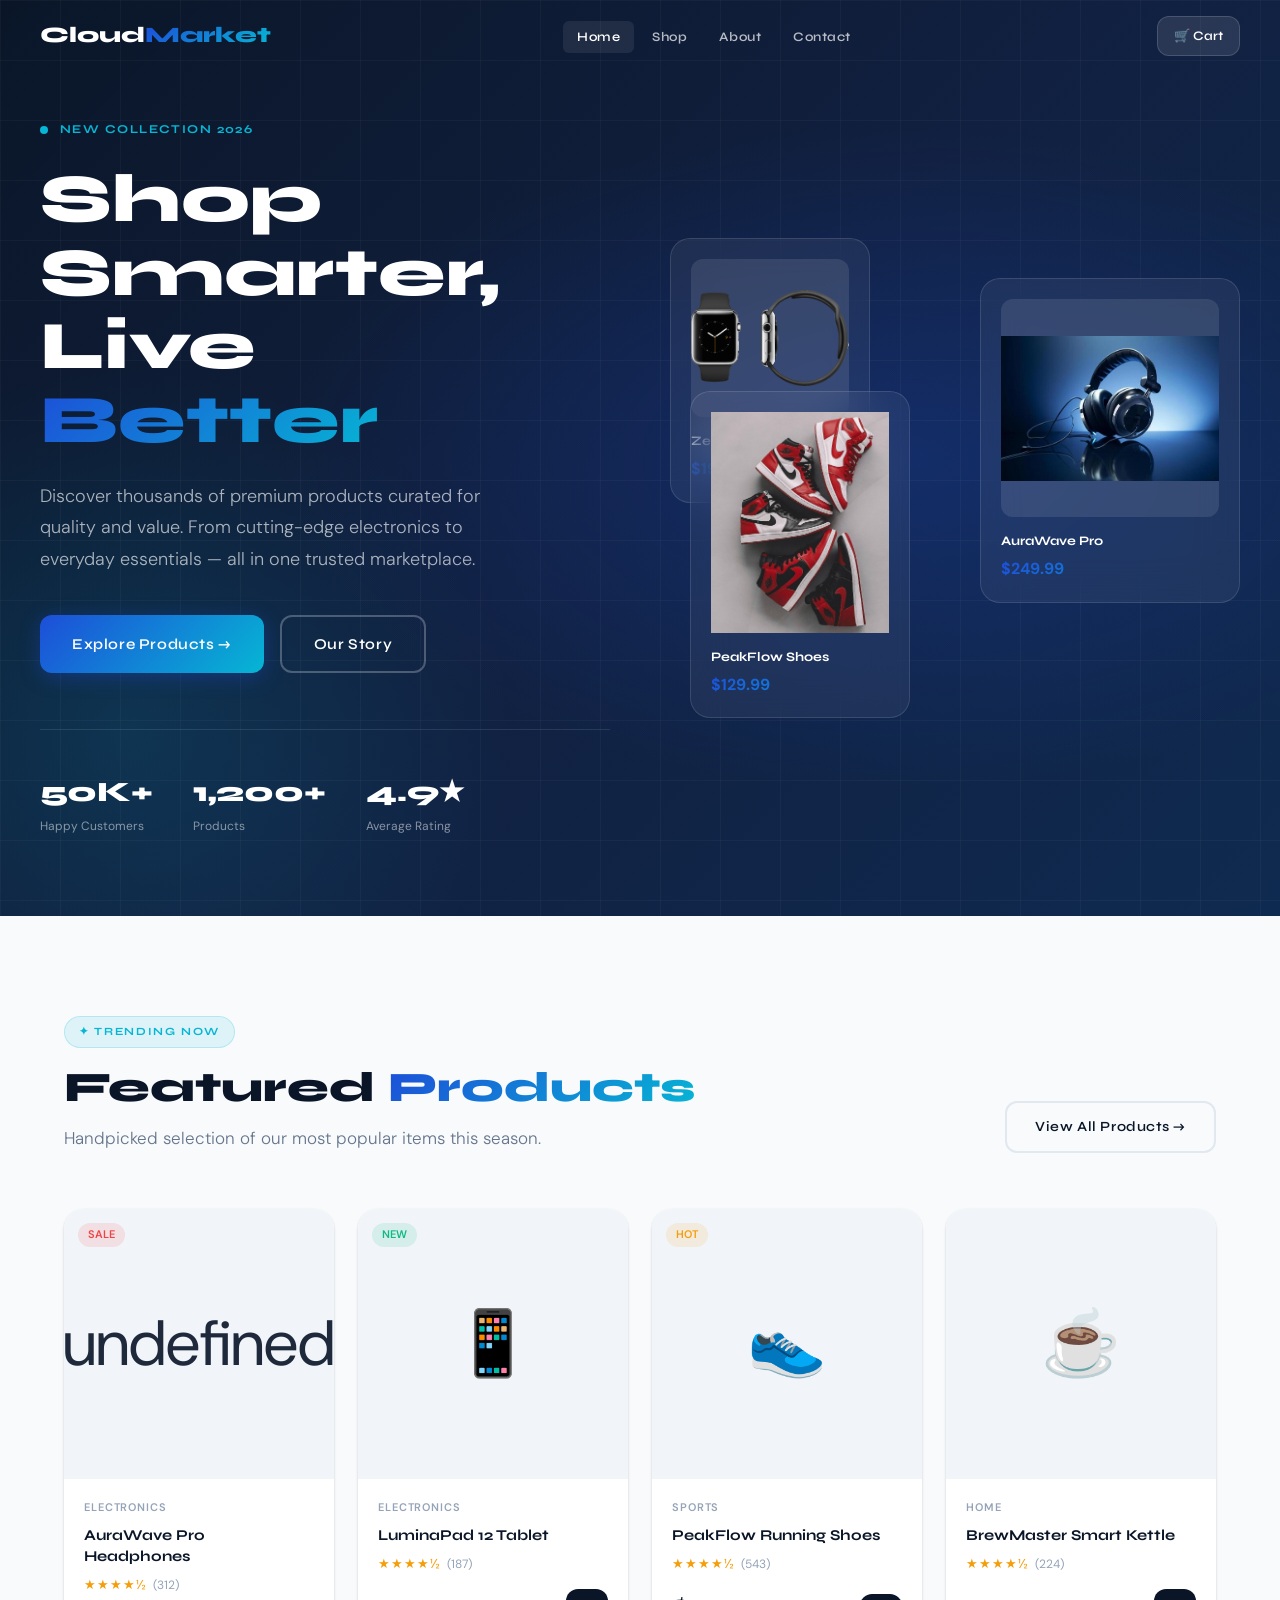
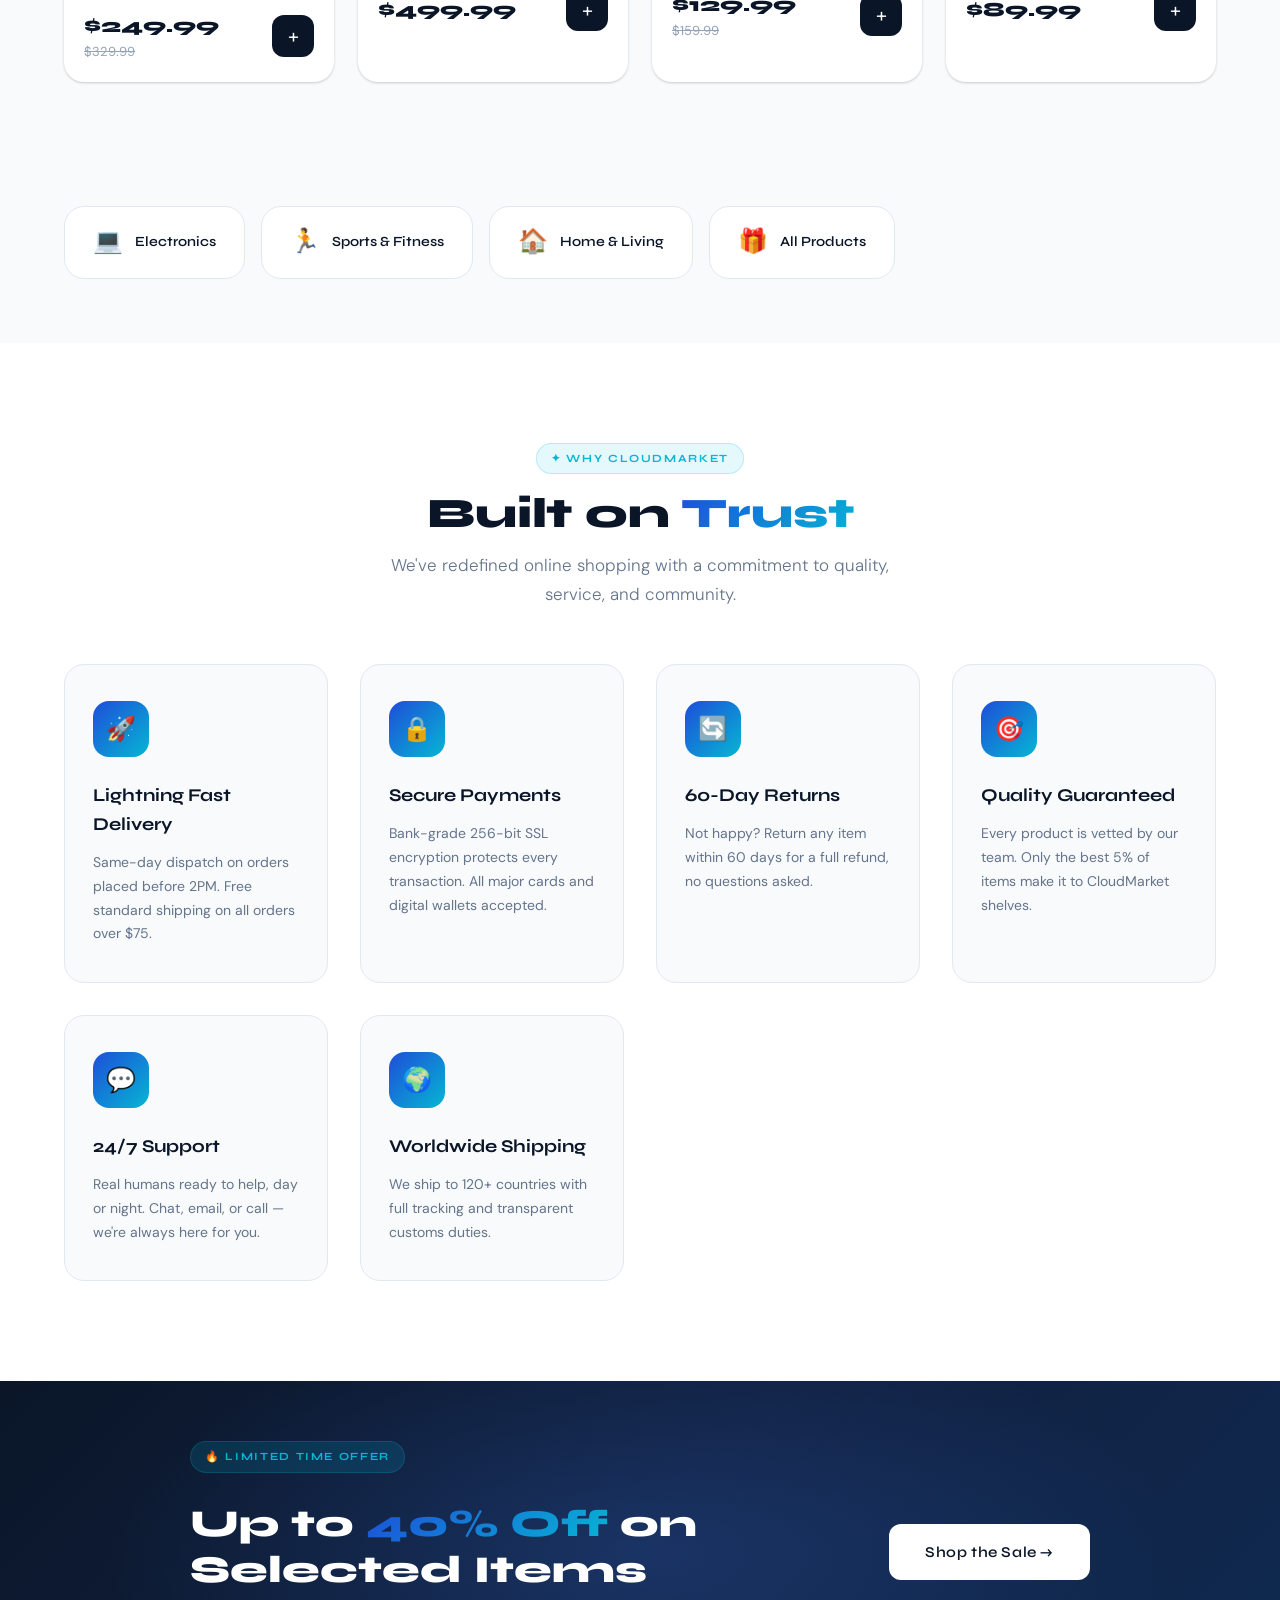
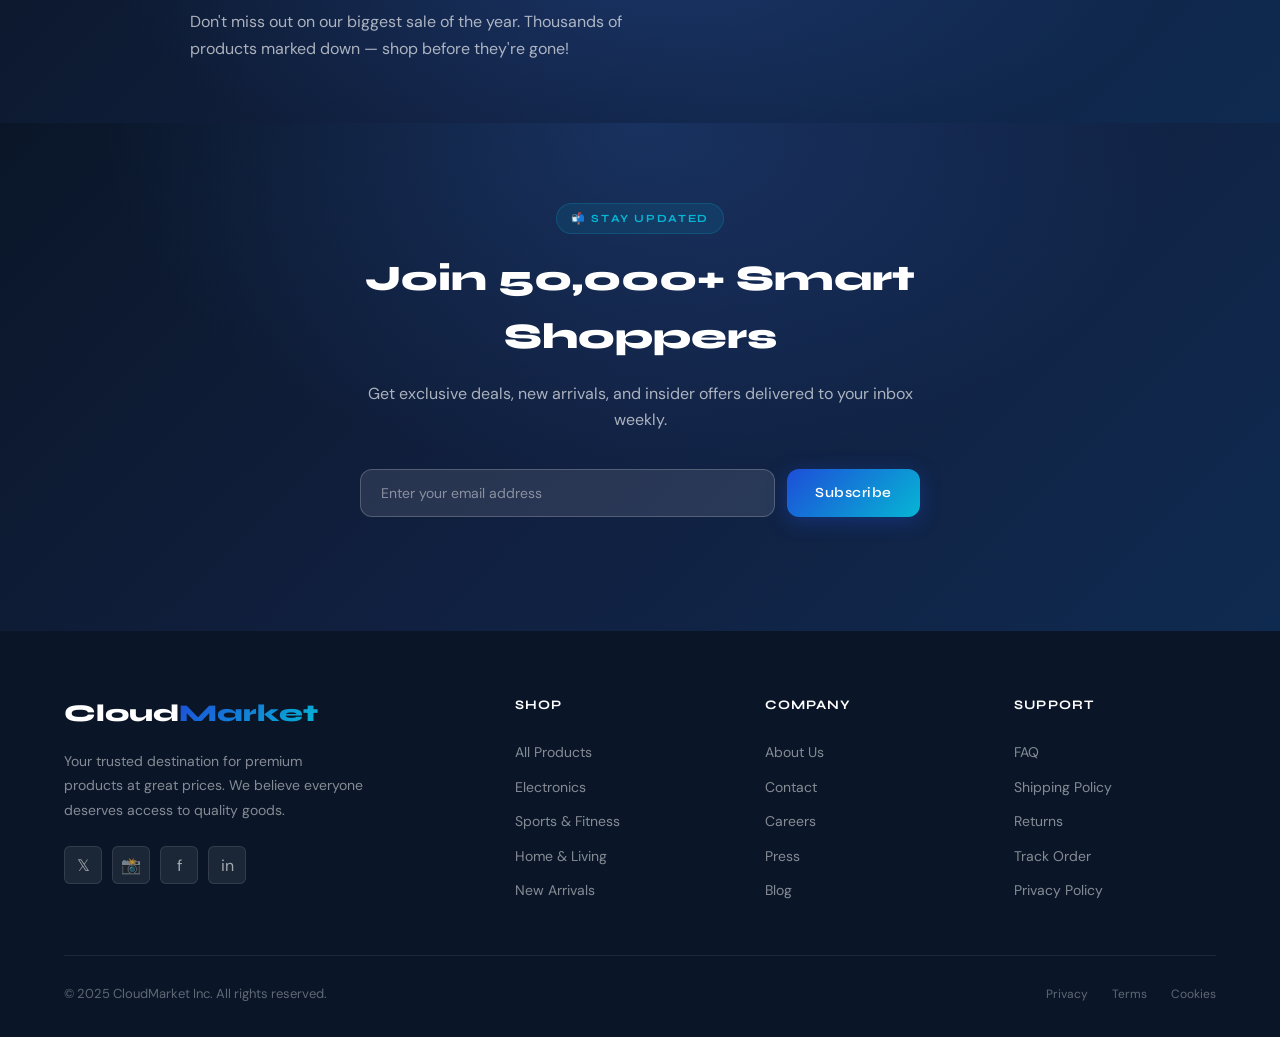
<file: index.html>
<!DOCTYPE html>
<html lang="en">
<head>
  <meta charset="UTF-8" />
  <meta name="viewport" content="width=device-width, initial-scale=1.0" />
  <title>CloudMarket – Premium Products, Delivered</title>
  <meta name="description" content="CloudMarket is your destination for premium electronics, sports gear, and home essentials. Shop the best deals online." />
  <link rel="stylesheet" href="style.css" />
</head>
<body>

  <!-- Loader -->
  <div id="loader">
    <div class="loader-content">
      <div class="loader-logo">Cloud<span>Market</span></div>
      <div class="loader-bar"><div class="loader-bar-fill"></div></div>
    </div>
  </div>

  <!-- Navbar -->
  <nav class="navbar" id="navbar">
    <div class="navbar-inner">
      <a href="index.html" class="nav-logo">Cloud<span>Market</span></a>
      <ul class="nav-links">
        <li><a href="index.html" class="active">Home</a></li>
        <li><a href="shop.html">Shop</a></li>
        <li><a href="about.html">About</a></li>
        <li><a href="contact.html">Contact</a></li>
      </ul>
      <div class="nav-actions">
        <a href="cart.html" class="nav-cart-btn">
          🛒 Cart <span class="cart-count" style="display:none">0</span>
        </a>
        <button class="nav-hamburger" id="nav-hamburger" aria-label="Menu">
          <span></span><span></span><span></span>
        </button>
      </div>
    </div>
  </nav>

  <!-- Mobile Menu -->
  <div class="mobile-menu" id="mobile-menu">
    <a href="index.html">Home</a>
    <a href="shop.html">Shop</a>
    <a href="about.html">About</a>
    <a href="contact.html">Contact</a>
    <a href="cart.html" class="btn btn-primary">🛒 Cart <span class="cart-count" style="display:none">0</span></a>
  </div>

  <!-- HERO -->
  <section class="hero">
    <div class="hero-grid"></div>
    <div class="hero-container">
      <div class="hero-content">
        <div class="hero-eyebrow">
          <div class="hero-eyebrow-dot"></div>
          <span class="hero-eyebrow-text">New Collection 2026</span>
        </div>
        <h1 class="hero-title">
          Shop Smarter,<br>
          Live <span class="accent">Better</span>
        </h1>
        <p class="hero-desc">
          Discover thousands of premium products curated for quality and value. From cutting-edge electronics to everyday essentials — all in one trusted marketplace.
        </p>
        <div class="hero-actions">
          <a href="shop.html" class="btn btn-primary" style="font-size:15px; padding:15px 32px">
            Explore Products →
          </a>
          <a href="about.html" class="btn btn-outline" style="color:#fff; border-color:rgba(255,255,255,0.25); font-size:15px; padding:15px 32px">
            Our Story
          </a>
        </div>
        <div class="hero-stats">
          <div>
            <div class="hero-stat-num">50K+</div>
            <div class="hero-stat-label">Happy Customers</div>
          </div>
          <div>
            <div class="hero-stat-num">1,200+</div>
            <div class="hero-stat-label">Products</div>
          </div>
          <div>
            <div class="hero-stat-num">4.9★</div>
            <div class="hero-stat-label">Average Rating</div>
          </div>
        </div>
      </div>
      <div class="hero-visual">
        <div class="hero-card-stack">
          <div class="hero-product-card hero-card-side1">
            <div class="hero-card-img"><img src="/images/Apple-Watch-PNG-Image.png" alt=""></div>
            <div class="hero-card-label">ZenFrame Watch</div>
            <div class="hero-card-price">$199.99</div>
          </div>
          <div class="hero-product-card hero-card-main">
            <div class="hero-card-img"><img src="images/headphones-background-illustration-ai-generative-free-photo.jpg" alt=""></div>
            <div class="hero-card-label">AuraWave Pro</div>
            <div class="hero-card-price">$249.99</div>
          </div>
          <div class="hero-product-card hero-card-side2">
            <div class="hero-card-img"><img src="images/air-jordan.jpg" alt=""></div>
            <div class="hero-card-label">PeakFlow Shoes</div>
            <div class="hero-card-price">$129.99</div>
          </div>
        </div>
      </div>
    </div>
  </section>

  <!-- FEATURED PRODUCTS -->
  <section class="featured">
    <div class="container">
      <div class="section-header">
        <div>
          <div class="section-tag">✦ Trending Now</div>
          <h2 class="section-title">Featured <span>Products</span></h2>
          <p class="section-subtitle" style="margin-top:12px">Handpicked selection of our most popular items this season.</p>
        </div>
        <a href="shop.html" class="btn btn-outline">View All Products →</a>
      </div>
      <!-- Products rendered by JS -->
      <div class="products-grid" id="featured-products">
        <!-- Skeleton placeholders shown while loading -->
      </div>
    </div>
  </section>

  <!-- CATEGORIES STRIP -->
  <section style="padding: 20px 0 60px; background: var(--off-white);">
    <div class="container">
      <div style="display:flex; gap:16px; overflow-x:auto; padding:4px 0; scrollbar-width:none;">
        <a href="shop.html?cat=electronics" style="flex-shrink:0; display:flex; align-items:center; gap:12px; background:var(--white); border:1px solid var(--gray-200); border-radius:var(--radius-lg); padding:16px 28px; transition:var(--transition); text-decoration:none; color:var(--navy); font-family:var(--font-display); font-size:14px; font-weight:600;"
          onmouseover="this.style.borderColor='var(--blue)'; this.style.transform='translateY(-3px)'; this.style.boxShadow='var(--shadow-md)'"
          onmouseout="this.style.borderColor='var(--gray-200)'; this.style.transform=''; this.style.boxShadow=''">
          <span style="font-size:24px">💻</span> Electronics
        </a>
        <a href="shop.html?cat=sports" style="flex-shrink:0; display:flex; align-items:center; gap:12px; background:var(--white); border:1px solid var(--gray-200); border-radius:var(--radius-lg); padding:16px 28px; transition:var(--transition); text-decoration:none; color:var(--navy); font-family:var(--font-display); font-size:14px; font-weight:600;"
          onmouseover="this.style.borderColor='var(--blue)'; this.style.transform='translateY(-3px)'; this.style.boxShadow='var(--shadow-md)'"
          onmouseout="this.style.borderColor='var(--gray-200)'; this.style.transform=''; this.style.boxShadow=''">
          <span style="font-size:24px">🏃</span> Sports & Fitness
        </a>
        <a href="shop.html?cat=home" style="flex-shrink:0; display:flex; align-items:center; gap:12px; background:var(--white); border:1px solid var(--gray-200); border-radius:var(--radius-lg); padding:16px 28px; transition:var(--transition); text-decoration:none; color:var(--navy); font-family:var(--font-display); font-size:14px; font-weight:600;"
          onmouseover="this.style.borderColor='var(--blue)'; this.style.transform='translateY(-3px)'; this.style.boxShadow='var(--shadow-md)'"
          onmouseout="this.style.borderColor='var(--gray-200)'; this.style.transform=''; this.style.boxShadow=''">
          <span style="font-size:24px">🏠</span> Home & Living
        </a>
        <a href="shop.html" style="flex-shrink:0; display:flex; align-items:center; gap:12px; background:var(--white); border:1px solid var(--gray-200); border-radius:var(--radius-lg); padding:16px 28px; transition:var(--transition); text-decoration:none; color:var(--navy); font-family:var(--font-display); font-size:14px; font-weight:600;"
          onmouseover="this.style.borderColor='var(--blue)'; this.style.transform='translateY(-3px)'; this.style.boxShadow='var(--shadow-md)'"
          onmouseout="this.style.borderColor='var(--gray-200)'; this.style.transform=''; this.style.boxShadow=''">
          <span style="font-size:24px">🎁</span> All Products
        </a>
      </div>
    </div>
  </section>

  <!-- BENEFITS -->
  <section class="benefits">
    <div class="container">
      <div style="text-align:center; max-width:560px; margin:0 auto 56px;">
        <div class="section-tag">✦ Why CloudMarket</div>
        <h2 class="section-title">Built on <span>Trust</span></h2>
        <p class="section-subtitle" style="margin:12px auto 0">We've redefined online shopping with a commitment to quality, service, and community.</p>
      </div>
      <div class="benefits-grid">
        <div class="benefit-card reveal">
          <div class="benefit-icon">🚀</div>
          <div class="benefit-title">Lightning Fast Delivery</div>
          <p class="benefit-desc">Same-day dispatch on orders placed before 2PM. Free standard shipping on all orders over $75.</p>
        </div>
        <div class="benefit-card reveal reveal-delay-1">
          <div class="benefit-icon">🔒</div>
          <div class="benefit-title">Secure Payments</div>
          <p class="benefit-desc">Bank-grade 256-bit SSL encryption protects every transaction. All major cards and digital wallets accepted.</p>
        </div>
        <div class="benefit-card reveal reveal-delay-2">
          <div class="benefit-icon">🔄</div>
          <div class="benefit-title">60-Day Returns</div>
          <p class="benefit-desc">Not happy? Return any item within 60 days for a full refund, no questions asked.</p>
        </div>
        <div class="benefit-card reveal reveal-delay-3">
          <div class="benefit-icon">🎯</div>
          <div class="benefit-title">Quality Guaranteed</div>
          <p class="benefit-desc">Every product is vetted by our team. Only the best 5% of items make it to CloudMarket shelves.</p>
        </div>
        <div class="benefit-card reveal">
          <div class="benefit-icon">💬</div>
          <div class="benefit-title">24/7 Support</div>
          <p class="benefit-desc">Real humans ready to help, day or night. Chat, email, or call — we're always here for you.</p>
        </div>
        <div class="benefit-card reveal reveal-delay-1">
          <div class="benefit-icon">🌍</div>
          <div class="benefit-title">Worldwide Shipping</div>
          <p class="benefit-desc">We ship to 120+ countries with full tracking and transparent customs duties.</p>
        </div>
      </div>
    </div>
  </section>

  <!-- PROMO BANNER -->
  <section style="padding: 60px 24px; background: var(--gradient); position:relative; overflow:hidden;">
    <div style="position:absolute; inset:0; background: radial-gradient(ellipse 60% 100% at 50% 50%, rgba(59,130,246,0.2) 0%, transparent 70%);"></div>
    <div style="max-width:900px; margin:0 auto; display:grid; grid-template-columns:1fr auto; gap:40px; align-items:center; position:relative; z-index:1;" class="reveal">
      <div>
        <div class="section-tag" style="background:rgba(6,182,212,0.15);">🔥 Limited Time Offer</div>
        <h2 style="font-family:var(--font-display); font-size:clamp(24px,3.5vw,38px); font-weight:800; color:var(--white); margin:12px 0 16px; line-height:1.2;">
          Up to <span style="background:var(--gradient-accent); -webkit-background-clip:text; -webkit-text-fill-color:transparent; background-clip:text;">40% Off</span> on Selected Items
        </h2>
        <p style="color:rgba(255,255,255,0.65); font-size:16px; max-width:460px; line-height:1.7;">
          Don't miss out on our biggest sale of the year. Thousands of products marked down — shop before they're gone!
        </p>
      </div>
      <div>
        <a href="shop.html" class="btn btn-white" style="font-size:15px; padding:16px 36px; white-space:nowrap;">Shop the Sale →</a>
      </div>
    </div>
  </section>

  <!-- NEWSLETTER -->
  <section class="newsletter">
    <div class="container">
      <div class="newsletter-inner">
        <div class="section-tag">📬 Stay Updated</div>
        <h2 class="newsletter-title">Join 50,000+ Smart Shoppers</h2>
        <p class="newsletter-desc">Get exclusive deals, new arrivals, and insider offers delivered to your inbox weekly.</p>
        <form class="newsletter-form" id="newsletter-form">
          <input type="email" class="newsletter-input" placeholder="Enter your email address" required />
          <button type="submit" class="btn btn-primary">Subscribe</button>
        </form>
        <div class="newsletter-msg" id="newsletter-msg"></div>
      </div>
    </div>
  </section>

  <!-- FOOTER -->
  <footer>
    <div class="container">
      <div class="footer-grid">
        <div class="footer-brand">
          <a href="index.html" class="nav-logo" style="font-size:24px;">Cloud<span>Market</span></a>
          <p>Your trusted destination for premium products at great prices. We believe everyone deserves access to quality goods.</p>
          <div class="footer-social">
            <a href="#" class="social-btn" aria-label="Twitter">𝕏</a>
            <a href="#" class="social-btn" aria-label="Instagram">📸</a>
            <a href="#" class="social-btn" aria-label="Facebook">f</a>
            <a href="#" class="social-btn" aria-label="LinkedIn">in</a>
          </div>
        </div>
        <div>
          <div class="footer-col-title">Shop</div>
          <ul class="footer-links">
            <li><a href="shop.html">All Products</a></li>
            <li><a href="shop.html">Electronics</a></li>
            <li><a href="shop.html">Sports & Fitness</a></li>
            <li><a href="shop.html">Home & Living</a></li>
            <li><a href="shop.html">New Arrivals</a></li>
          </ul>
        </div>
        <div>
          <div class="footer-col-title">Company</div>
          <ul class="footer-links">
            <li><a href="about.html">About Us</a></li>
            <li><a href="contact.html">Contact</a></li>
            <li><a href="#">Careers</a></li>
            <li><a href="#">Press</a></li>
            <li><a href="#">Blog</a></li>
          </ul>
        </div>
        <div>
          <div class="footer-col-title">Support</div>
          <ul class="footer-links">
            <li><a href="#">FAQ</a></li>
            <li><a href="#">Shipping Policy</a></li>
            <li><a href="#">Returns</a></li>
            <li><a href="#">Track Order</a></li>
            <li><a href="#">Privacy Policy</a></li>
          </ul>
        </div>
      </div>
      <div class="footer-bottom">
        <p>© 2025 CloudMarket Inc. All rights reserved.</p>
        <div class="footer-bottom-links">
          <a href="#">Privacy</a>
          <a href="#">Terms</a>
          <a href="#">Cookies</a>
        </div>
      </div>
    </div>
  </footer>

  <script src="script.js"></script>
</body>
</html>
</file>
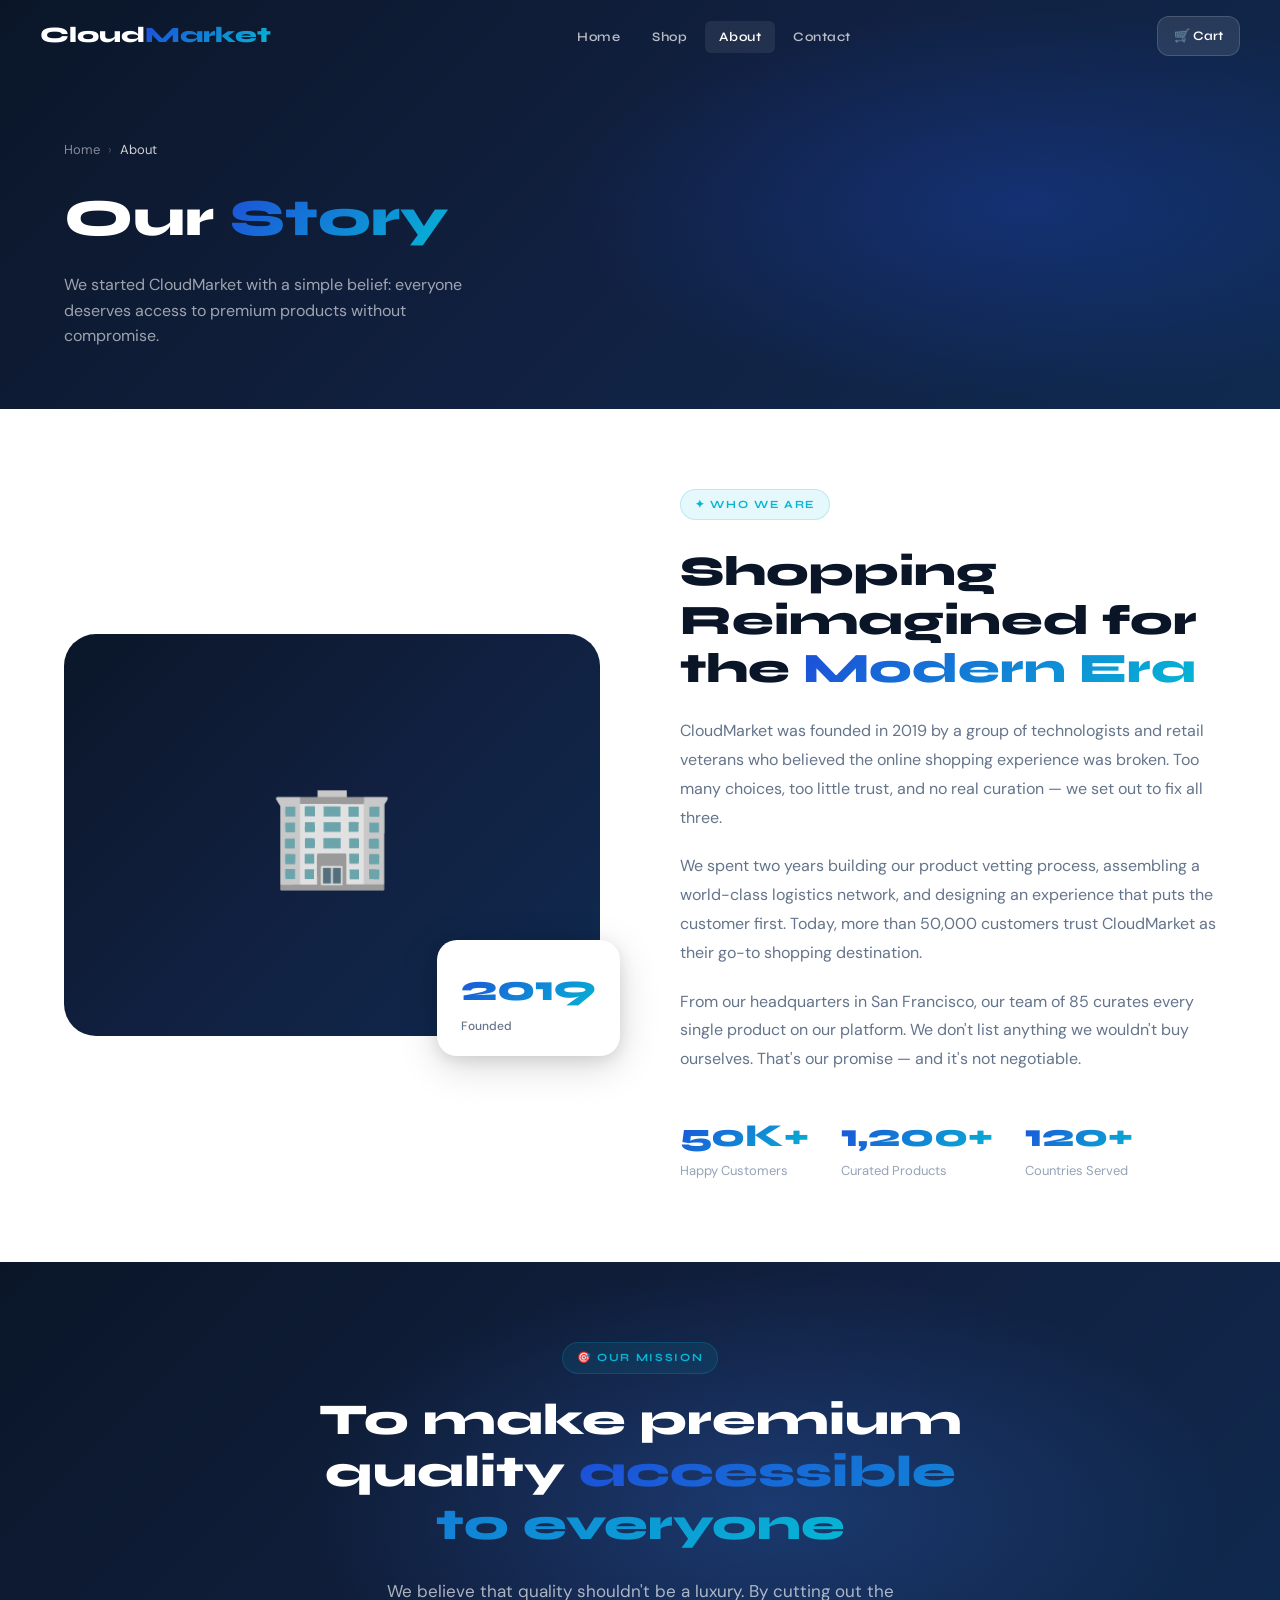
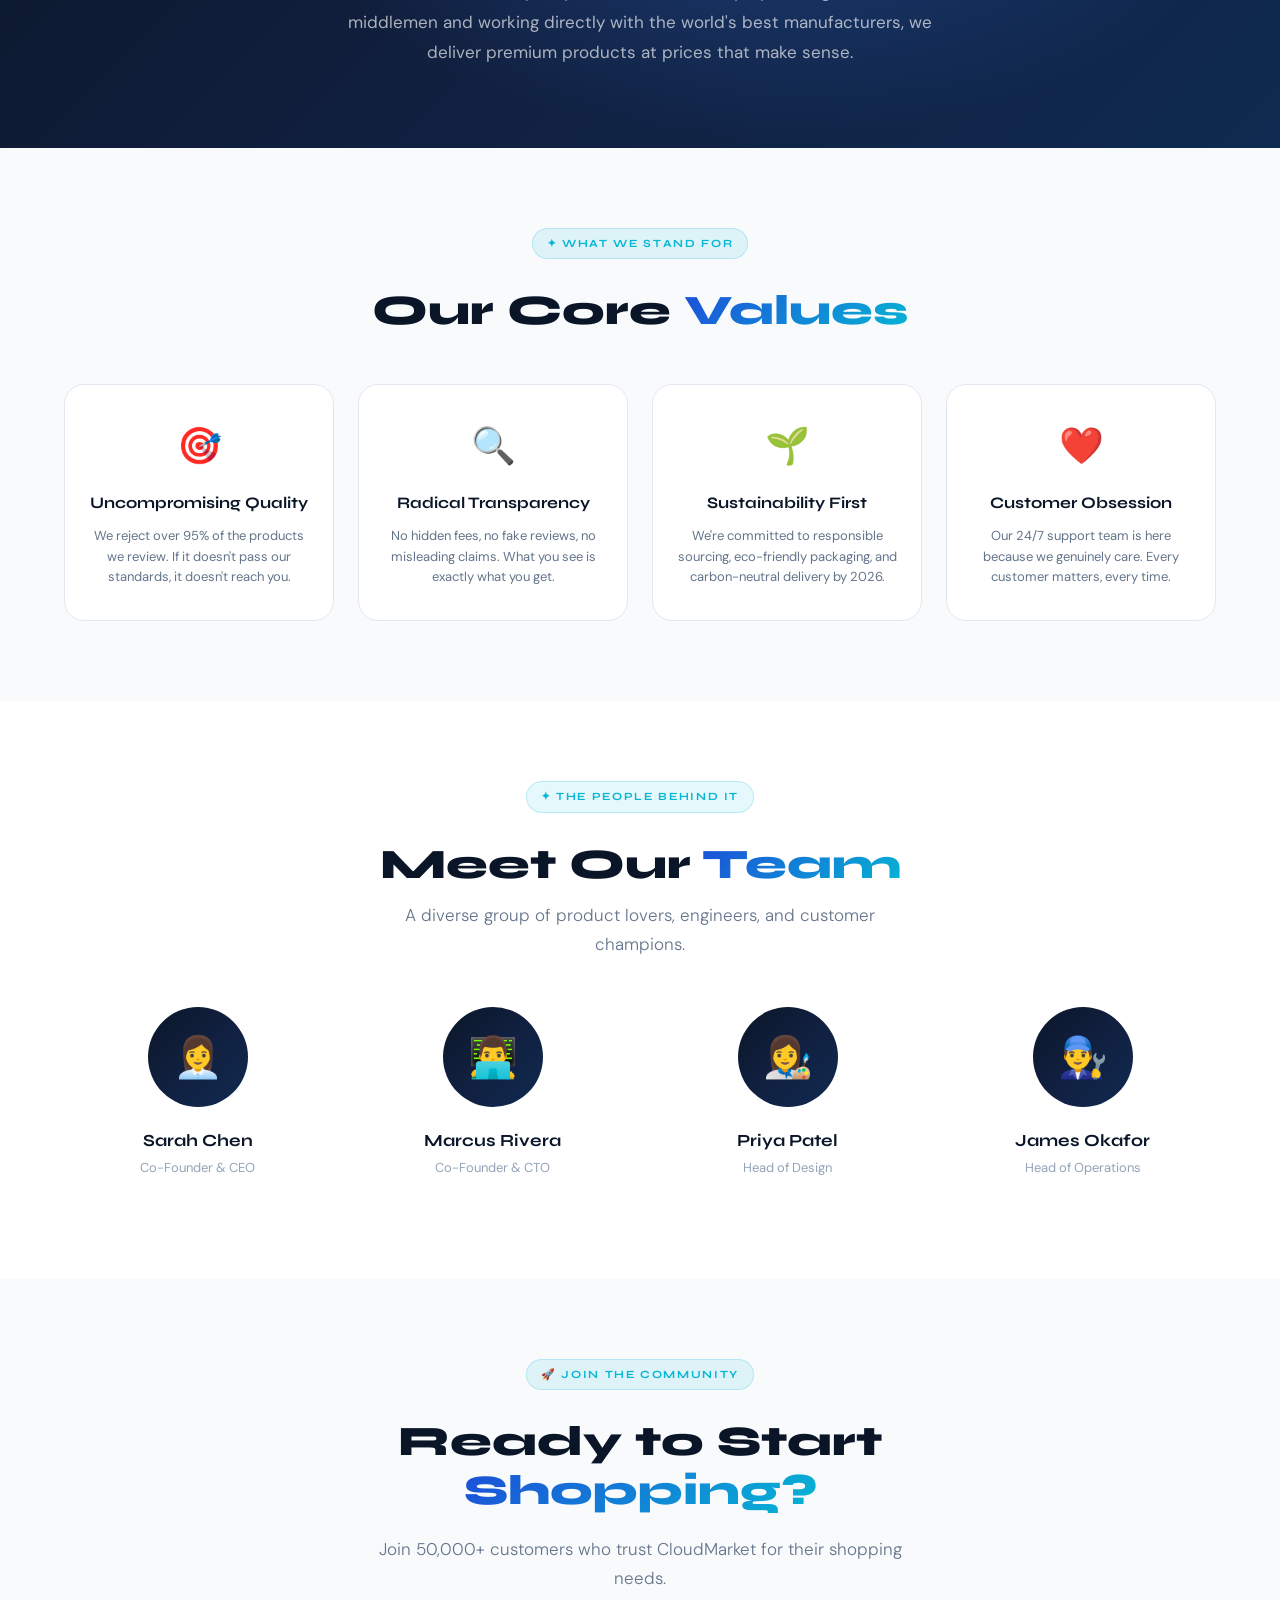
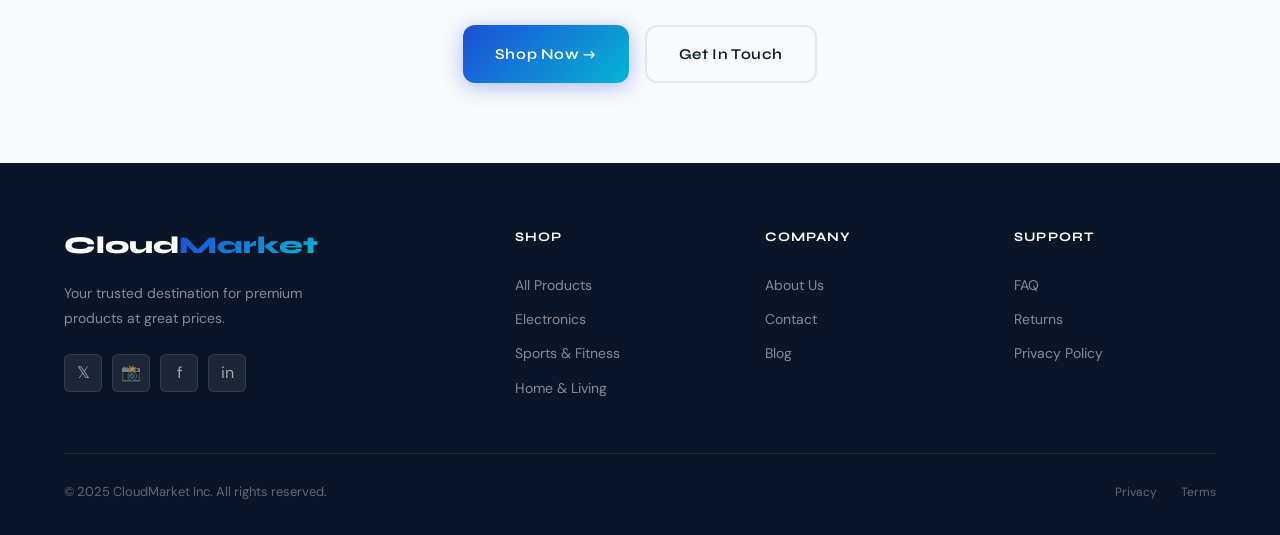
<file: about.html>
<!DOCTYPE html>
<html lang="en">
<head>
  <meta charset="UTF-8" />
  <meta name="viewport" content="width=device-width, initial-scale=1.0" />
  <title>About Us | CloudMarket</title>
  <meta name="description" content="Learn about CloudMarket – our story, mission, and the team behind the platform." />
  <link rel="stylesheet" href="style.css" />
</head>
<body>

  <!-- Loader -->
  <div id="loader">
    <div class="loader-content">
      <div class="loader-logo">Cloud<span>Market</span></div>
      <div class="loader-bar"><div class="loader-bar-fill"></div></div>
    </div>
  </div>

  <!-- Navbar -->
  <nav class="navbar scrolled" id="navbar">
    <div class="navbar-inner">
      <a href="index.html" class="nav-logo">Cloud<span>Market</span></a>
      <ul class="nav-links">
        <li><a href="index.html">Home</a></li>
        <li><a href="shop.html">Shop</a></li>
        <li><a href="about.html" class="active">About</a></li>
        <li><a href="contact.html">Contact</a></li>
      </ul>
      <div class="nav-actions">
        <a href="cart.html" class="nav-cart-btn">
          🛒 Cart <span class="cart-count" style="display:none">0</span>
        </a>
        <button class="nav-hamburger" id="nav-hamburger" aria-label="Menu">
          <span></span><span></span><span></span>
        </button>
      </div>
    </div>
  </nav>

  <!-- Mobile Menu -->
  <div class="mobile-menu" id="mobile-menu">
    <a href="index.html">Home</a>
    <a href="shop.html">Shop</a>
    <a href="about.html">About</a>
    <a href="contact.html">Contact</a>
    <a href="cart.html" class="btn btn-primary">🛒 Cart <span class="cart-count" style="display:none">0</span></a>
  </div>

  <!-- Page Hero -->
  <section class="page-hero">
    <div class="container">
      <div class="page-hero-inner">
        <div class="breadcrumb">
          <a href="index.html">Home</a>
          <span class="breadcrumb-sep">›</span>
          <span style="color:rgba(255,255,255,0.8)">About</span>
        </div>
        <h1 class="page-hero-title" style="margin-top:16px;">Our <span>Story</span></h1>
        <p style="color:rgba(255,255,255,0.6); font-size:16px; margin-top:10px; max-width:440px;">We started CloudMarket with a simple belief: everyone deserves access to premium products without compromise.</p>
      </div>
    </div>
  </section>

  <!-- About Story -->
  <section class="about-story">
    <div class="container">
      <div class="about-grid">
        <div class="about-visual reveal">
          <div class="about-main-img">🏢</div>
          <div class="about-badge">
            <div class="about-badge-num">2019</div>
            <div class="about-badge-text">Founded</div>
          </div>
        </div>
        <div class="about-text reveal reveal-delay-2">
          <div class="section-tag">✦ Who We Are</div>
          <h2 class="section-title" style="margin: 12px 0 24px;">Shopping Reimagined for the <span>Modern Era</span></h2>
          <p>CloudMarket was founded in 2019 by a group of technologists and retail veterans who believed the online shopping experience was broken. Too many choices, too little trust, and no real curation — we set out to fix all three.</p>
          <p>We spent two years building our product vetting process, assembling a world-class logistics network, and designing an experience that puts the customer first. Today, more than 50,000 customers trust CloudMarket as their go-to shopping destination.</p>
          <p>From our headquarters in San Francisco, our team of 85 curates every single product on our platform. We don't list anything we wouldn't buy ourselves. That's our promise — and it's not negotiable.</p>
          <div style="display:flex; gap:32px; margin-top:36px; flex-wrap:wrap;">
            <div>
              <div style="font-family:var(--font-display); font-size:32px; font-weight:800; background:var(--gradient-accent); -webkit-background-clip:text; -webkit-text-fill-color:transparent; background-clip:text;">50K+</div>
              <div style="font-size:13px; color:var(--gray-400);">Happy Customers</div>
            </div>
            <div>
              <div style="font-family:var(--font-display); font-size:32px; font-weight:800; background:var(--gradient-accent); -webkit-background-clip:text; -webkit-text-fill-color:transparent; background-clip:text;">1,200+</div>
              <div style="font-size:13px; color:var(--gray-400);">Curated Products</div>
            </div>
            <div>
              <div style="font-family:var(--font-display); font-size:32px; font-weight:800; background:var(--gradient-accent); -webkit-background-clip:text; -webkit-text-fill-color:transparent; background-clip:text;">120+</div>
              <div style="font-size:13px; color:var(--gray-400);">Countries Served</div>
            </div>
          </div>
        </div>
      </div>
    </div>
  </section>

  <!-- Mission -->
  <section style="padding:80px 0; background:var(--gradient); position:relative; overflow:hidden;">
    <div style="position:absolute; inset:0; background:radial-gradient(ellipse 60% 80% at 60% 50%, rgba(59,130,246,0.25) 0%, transparent 60%);"></div>
    <div class="container" style="position:relative; z-index:1; text-align:center; max-width:740px;">
      <div class="section-tag" style="margin-bottom:20px;">🎯 Our Mission</div>
      <h2 style="font-family:var(--font-display); font-size:clamp(26px,4vw,44px); font-weight:800; color:var(--white); line-height:1.2; margin-bottom:24px;">
        To make premium quality <span style="background:var(--gradient-accent); -webkit-background-clip:text; -webkit-text-fill-color:transparent; background-clip:text;">accessible to everyone</span>
      </h2>
      <p style="font-size:17px; color:rgba(255,255,255,0.65); line-height:1.8; max-width:600px; margin:0 auto;">
        We believe that quality shouldn't be a luxury. By cutting out the middlemen and working directly with the world's best manufacturers, we deliver premium products at prices that make sense.
      </p>
    </div>
  </section>

  <!-- Values -->
  <section class="about-values">
    <div class="container">
      <div style="text-align:center; max-width:540px; margin:0 auto;">
        <div class="section-tag">✦ What We Stand For</div>
        <h2 class="section-title" style="margin-top:12px;">Our Core <span>Values</span></h2>
      </div>
      <div class="values-grid" style="margin-top:48px;">
        <div class="value-card reveal">
          <div class="value-icon">🎯</div>
          <div class="value-name">Uncompromising Quality</div>
          <p class="value-desc">We reject over 95% of the products we review. If it doesn't pass our standards, it doesn't reach you.</p>
        </div>
        <div class="value-card reveal reveal-delay-1">
          <div class="value-icon">🔍</div>
          <div class="value-name">Radical Transparency</div>
          <p class="value-desc">No hidden fees, no fake reviews, no misleading claims. What you see is exactly what you get.</p>
        </div>
        <div class="value-card reveal reveal-delay-2">
          <div class="value-icon">🌱</div>
          <div class="value-name">Sustainability First</div>
          <p class="value-desc">We're committed to responsible sourcing, eco-friendly packaging, and carbon-neutral delivery by 2026.</p>
        </div>
        <div class="value-card reveal reveal-delay-3">
          <div class="value-icon">❤️</div>
          <div class="value-name">Customer Obsession</div>
          <p class="value-desc">Our 24/7 support team is here because we genuinely care. Every customer matters, every time.</p>
        </div>
      </div>
    </div>
  </section>

  <!-- Team -->
  <section class="team-section">
    <div class="container">
      <div style="text-align:center; max-width:540px; margin:0 auto;">
        <div class="section-tag">✦ The People Behind It</div>
        <h2 class="section-title" style="margin-top:12px;">Meet Our <span>Team</span></h2>
        <p class="section-subtitle" style="margin:12px auto 0;">A diverse group of product lovers, engineers, and customer champions.</p>
      </div>
      <div class="team-grid">
        <div class="team-card reveal">
          <div class="team-avatar">👩‍💼</div>
          <div class="team-name">Sarah Chen</div>
          <div class="team-role">Co-Founder & CEO</div>
        </div>
        <div class="team-card reveal reveal-delay-1">
          <div class="team-avatar">👨‍💻</div>
          <div class="team-name">Marcus Rivera</div>
          <div class="team-role">Co-Founder & CTO</div>
        </div>
        <div class="team-card reveal reveal-delay-2">
          <div class="team-avatar">👩‍🎨</div>
          <div class="team-name">Priya Patel</div>
          <div class="team-role">Head of Design</div>
        </div>
        <div class="team-card reveal reveal-delay-3">
          <div class="team-avatar">👨‍🔧</div>
          <div class="team-name">James Okafor</div>
          <div class="team-role">Head of Operations</div>
        </div>
      </div>
    </div>
  </section>

  <!-- CTA -->
  <section style="padding:80px 24px; background:var(--off-white);">
    <div style="max-width:600px; margin:0 auto; text-align:center;" class="reveal">
      <div class="section-tag">🚀 Join the Community</div>
      <h2 class="section-title" style="margin:12px 0 20px;">Ready to Start <span>Shopping?</span></h2>
      <p class="section-subtitle" style="margin:0 auto 32px;">Join 50,000+ customers who trust CloudMarket for their shopping needs.</p>
      <div style="display:flex; gap:16px; justify-content:center; flex-wrap:wrap;">
        <a href="shop.html" class="btn btn-primary" style="font-size:15px; padding:15px 32px;">Shop Now →</a>
        <a href="contact.html" class="btn btn-outline" style="font-size:15px; padding:15px 32px;">Get In Touch</a>
      </div>
    </div>
  </section>

  <!-- Footer -->
  <footer>
    <div class="container">
      <div class="footer-grid">
        <div class="footer-brand">
          <a href="index.html" class="nav-logo" style="font-size:24px;">Cloud<span>Market</span></a>
          <p>Your trusted destination for premium products at great prices.</p>
          <div class="footer-social">
            <a href="#" class="social-btn">𝕏</a>
            <a href="#" class="social-btn">📸</a>
            <a href="#" class="social-btn">f</a>
            <a href="#" class="social-btn">in</a>
          </div>
        </div>
        <div>
          <div class="footer-col-title">Shop</div>
          <ul class="footer-links">
            <li><a href="shop.html">All Products</a></li>
            <li><a href="shop.html">Electronics</a></li>
            <li><a href="shop.html">Sports & Fitness</a></li>
            <li><a href="shop.html">Home & Living</a></li>
          </ul>
        </div>
        <div>
          <div class="footer-col-title">Company</div>
          <ul class="footer-links">
            <li><a href="about.html">About Us</a></li>
            <li><a href="contact.html">Contact</a></li>
            <li><a href="#">Blog</a></li>
          </ul>
        </div>
        <div>
          <div class="footer-col-title">Support</div>
          <ul class="footer-links">
            <li><a href="#">FAQ</a></li>
            <li><a href="#">Returns</a></li>
            <li><a href="#">Privacy Policy</a></li>
          </ul>
        </div>
      </div>
      <div class="footer-bottom">
        <p>© 2025 CloudMarket Inc. All rights reserved.</p>
        <div class="footer-bottom-links">
          <a href="#">Privacy</a>
          <a href="#">Terms</a>
        </div>
      </div>
    </div>
  </footer>

  <script src="script.js"></script>
</body>
</html>
</file>
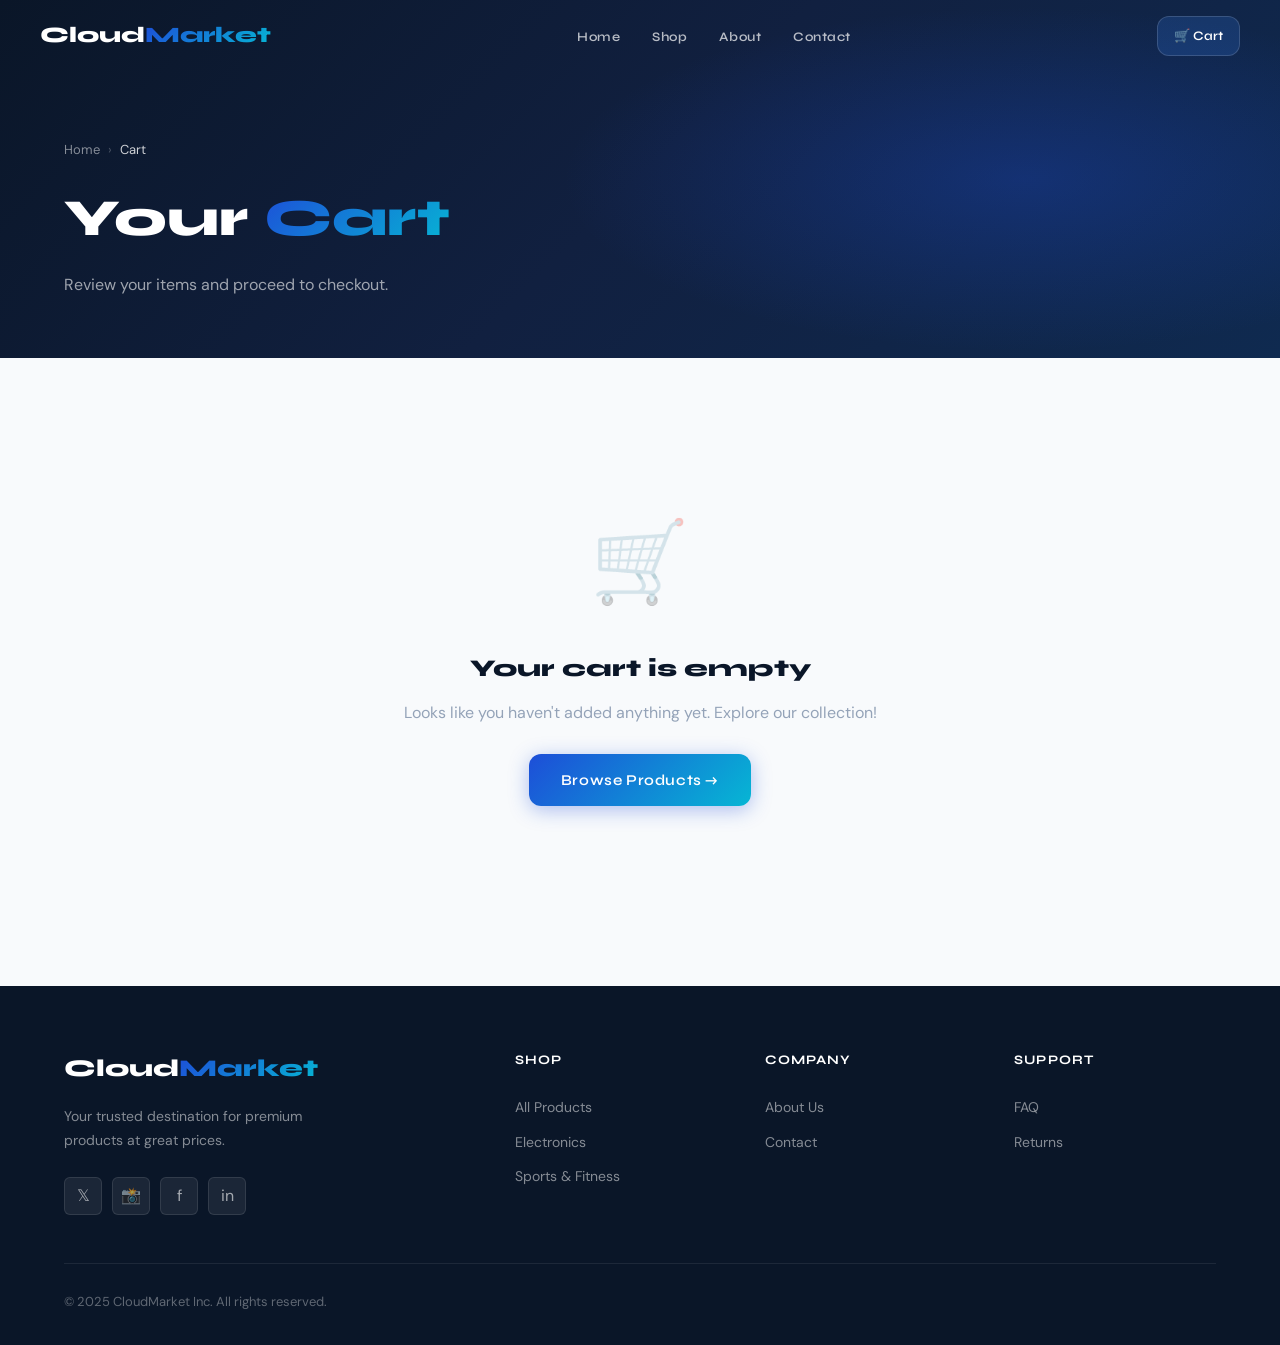
<file: cart.html>
<!DOCTYPE html>
<html lang="en">
<head>
  <meta charset="UTF-8" />
  <meta name="viewport" content="width=device-width, initial-scale=1.0" />
  <title>Cart | CloudMarket</title>
  <meta name="description" content="Your CloudMarket shopping cart." />
  <link rel="stylesheet" href="style.css" />
</head>
<body>

  <!-- Loader -->
  <div id="loader">
    <div class="loader-content">
      <div class="loader-logo">Cloud<span>Market</span></div>
      <div class="loader-bar"><div class="loader-bar-fill"></div></div>
    </div>
  </div>

  <!-- Navbar -->
  <nav class="navbar scrolled" id="navbar">
    <div class="navbar-inner">
      <a href="index.html" class="nav-logo">Cloud<span>Market</span></a>
      <ul class="nav-links">
        <li><a href="index.html">Home</a></li>
        <li><a href="shop.html">Shop</a></li>
        <li><a href="about.html">About</a></li>
        <li><a href="contact.html">Contact</a></li>
      </ul>
      <div class="nav-actions">
        <a href="cart.html" class="nav-cart-btn" style="background:rgba(59,130,246,0.2);">
          🛒 Cart <span class="cart-count" style="display:none">0</span>
        </a>
        <button class="nav-hamburger" id="nav-hamburger" aria-label="Menu">
          <span></span><span></span><span></span>
        </button>
      </div>
    </div>
  </nav>

  <!-- Mobile Menu -->
  <div class="mobile-menu" id="mobile-menu">
    <a href="index.html">Home</a>
    <a href="shop.html">Shop</a>
    <a href="about.html">About</a>
    <a href="contact.html">Contact</a>
    <a href="cart.html" class="btn btn-primary">🛒 Cart <span class="cart-count" style="display:none">0</span></a>
  </div>

  <!-- Page Hero -->
  <section class="page-hero">
    <div class="container">
      <div class="page-hero-inner">
        <div class="breadcrumb">
          <a href="index.html">Home</a>
          <span class="breadcrumb-sep">›</span>
          <span style="color:rgba(255,255,255,0.8)">Cart</span>
        </div>
        <h1 class="page-hero-title" style="margin-top:16px;">Your <span>Cart</span></h1>
        <p style="color:rgba(255,255,255,0.6); font-size:16px; margin-top:10px;">Review your items and proceed to checkout.</p>
      </div>
    </div>
  </section>

  <!-- Cart Content -->
  <section class="cart-page">
    <div class="container">

      <!-- Empty Cart State -->
      <div class="empty-cart" id="empty-cart" style="display:none;">
        <div class="empty-cart-icon">🛒</div>
        <h3>Your cart is empty</h3>
        <p>Looks like you haven't added anything yet. Explore our collection!</p>
        <a href="shop.html" class="btn btn-primary" style="font-size:15px; padding:14px 32px;">Browse Products →</a>
      </div>

      <!-- Cart Items + Summary -->
      <div class="cart-grid" id="cart-content" style="display:none;">

        <!-- Items Column -->
        <div>
          <div style="display:flex; justify-content:space-between; align-items:center; margin-bottom:24px;">
            <h2 style="font-family:var(--font-display); font-size:22px; font-weight:800; color:var(--navy);">Cart Items</h2>
            <a href="shop.html" style="font-family:var(--font-display); font-size:13px; color:var(--blue);">+ Continue Shopping</a>
          </div>
          <div id="cart-items">
            <!-- Rendered by JS -->
          </div>
        </div>

        <!-- Summary Column -->
        <div>
          <div class="cart-summary">
            <h3>Order Summary</h3>

            <div class="summary-row">
              <span>Subtotal</span>
              <span id="cart-subtotal">$0.00</span>
            </div>
            <div class="summary-row">
              <span>Shipping</span>
              <span id="cart-shipping">$0.00</span>
            </div>
            <div class="summary-row">
              <span style="font-size:12px; color:var(--gray-400);">Tax (8%)</span>
              <span style="font-size:12px; color:var(--gray-400);">Calculated at checkout</span>
            </div>
            <div class="summary-row total">
              <span>Total</span>
              <span id="cart-total">$0.00</span>
            </div>

            <button class="btn btn-primary checkout-btn" id="checkout-btn">
              Proceed to Checkout →
            </button>

            <div style="display:flex; align-items:center; gap:8px; margin-top:16px; justify-content:center;">
              <span style="font-size:12px;">🔒</span>
              <span style="font-size:12px; color:var(--gray-400);">Secure 256-bit SSL encrypted checkout</span>
            </div>

            <!-- Promo Code -->
            <div class="promo-code">
              <label for="promo-code-input">Promo Code</label>
              <div class="promo-input-row">
                <input type="text" class="promo-input" id="promo-code-input" placeholder="Enter code (try CLOUD20)" />
                <button class="promo-btn" id="apply-promo">Apply</button>
              </div>
            </div>

            <!-- Payment Methods -->
            <div style="margin-top:20px; padding-top:20px; border-top:1px solid var(--gray-200); text-align:center;">
              <p style="font-size:11px; color:var(--gray-400); margin-bottom:10px; text-transform:uppercase; letter-spacing:.06em; font-weight:600;">Accepted Payments</p>
              <div style="display:flex; justify-content:center; gap:10px; flex-wrap:wrap;">
                <span style="background:var(--gray-100); border-radius:6px; padding:4px 12px; font-size:12px; color:var(--gray-600); font-weight:600;">VISA</span>
                <span style="background:var(--gray-100); border-radius:6px; padding:4px 12px; font-size:12px; color:var(--gray-600); font-weight:600;">MC</span>
                <span style="background:var(--gray-100); border-radius:6px; padding:4px 12px; font-size:12px; color:var(--gray-600); font-weight:600;">PayPal</span>
                <span style="background:var(--gray-100); border-radius:6px; padding:4px 12px; font-size:12px; color:var(--gray-600); font-weight:600;">Apple Pay</span>
              </div>
            </div>
          </div>
        </div>
      </div>
    </div>
  </section>

  <!-- Footer -->
  <footer>
    <div class="container">
      <div class="footer-grid">
        <div class="footer-brand">
          <a href="index.html" class="nav-logo" style="font-size:24px;">Cloud<span>Market</span></a>
          <p>Your trusted destination for premium products at great prices.</p>
          <div class="footer-social">
            <a href="#" class="social-btn">𝕏</a>
            <a href="#" class="social-btn">📸</a>
            <a href="#" class="social-btn">f</a>
            <a href="#" class="social-btn">in</a>
          </div>
        </div>
        <div>
          <div class="footer-col-title">Shop</div>
          <ul class="footer-links">
            <li><a href="shop.html">All Products</a></li>
            <li><a href="shop.html">Electronics</a></li>
            <li><a href="shop.html">Sports & Fitness</a></li>
          </ul>
        </div>
        <div>
          <div class="footer-col-title">Company</div>
          <ul class="footer-links">
            <li><a href="about.html">About Us</a></li>
            <li><a href="contact.html">Contact</a></li>
          </ul>
        </div>
        <div>
          <div class="footer-col-title">Support</div>
          <ul class="footer-links">
            <li><a href="#">FAQ</a></li>
            <li><a href="#">Returns</a></li>
          </ul>
        </div>
      </div>
      <div class="footer-bottom">
        <p>© 2025 CloudMarket Inc. All rights reserved.</p>
      </div>
    </div>
  </footer>

  <script src="script.js"></script>
</body>
</html>
</file>
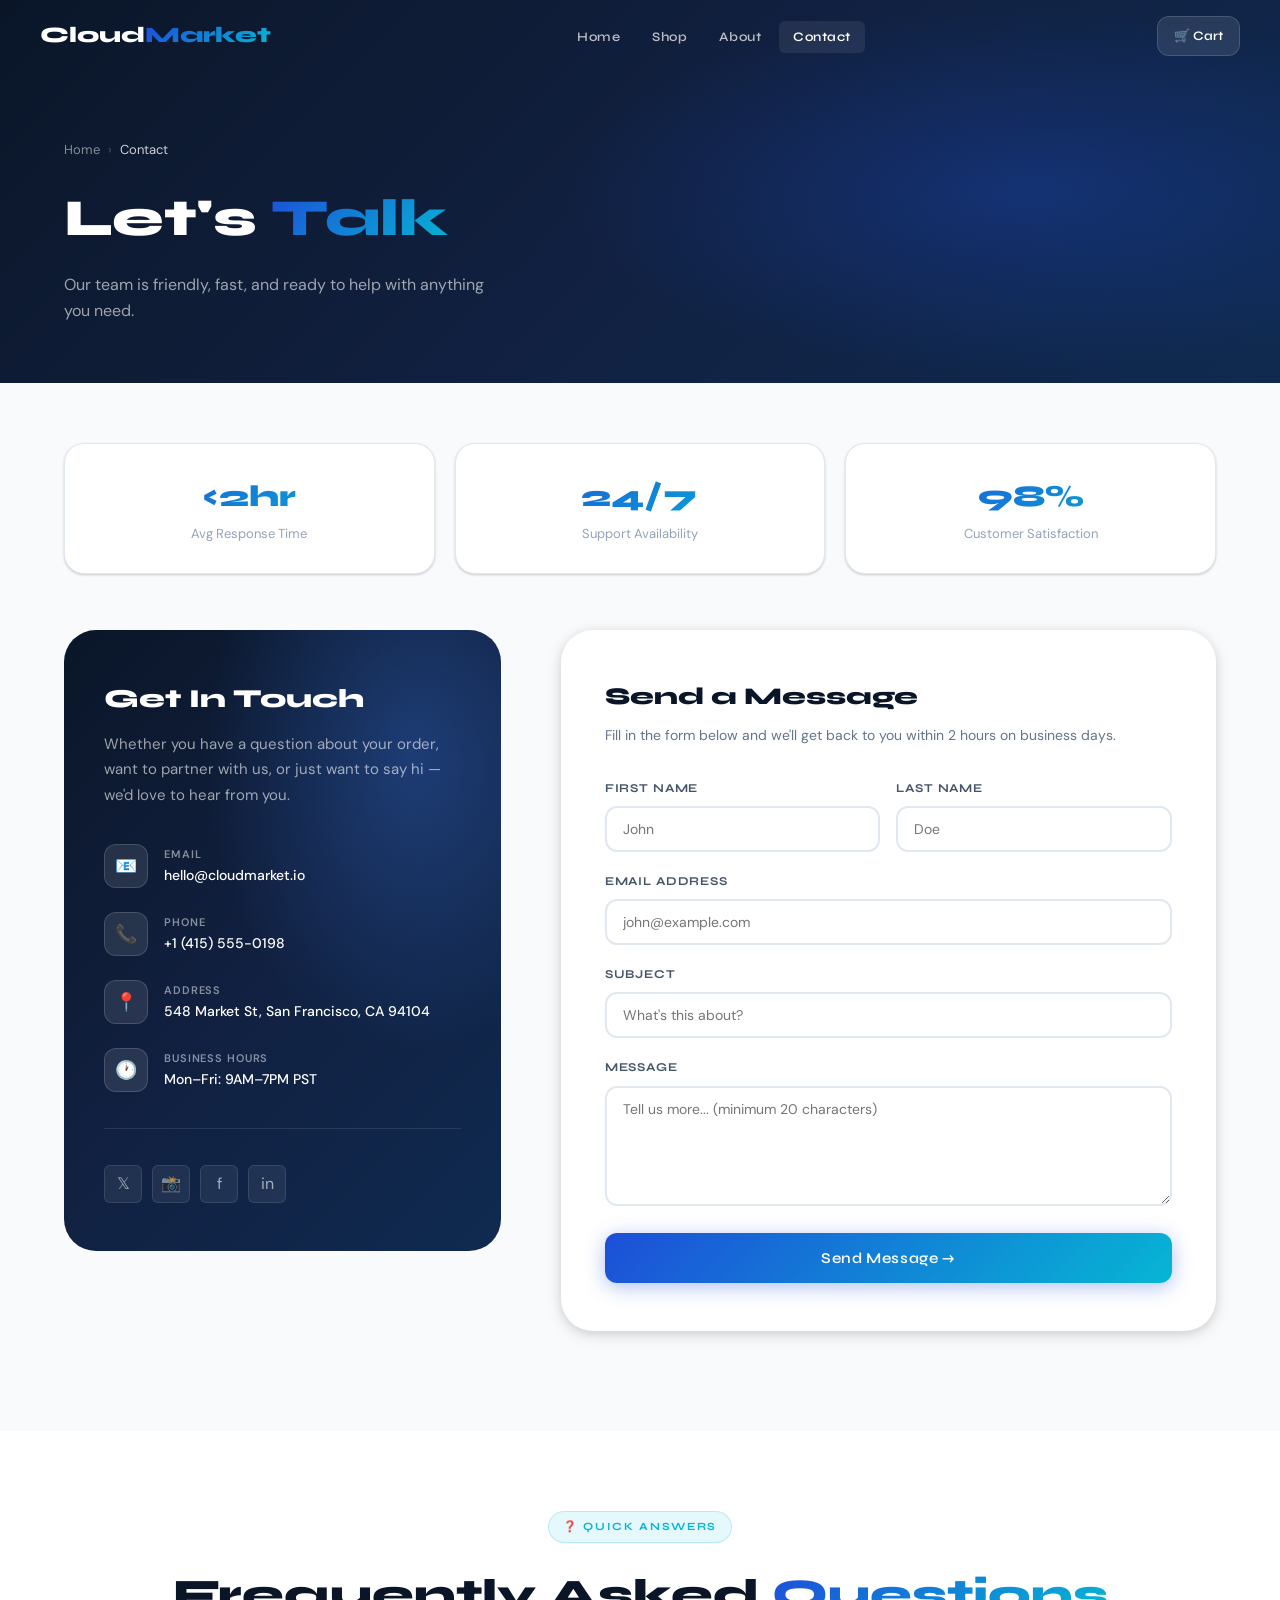
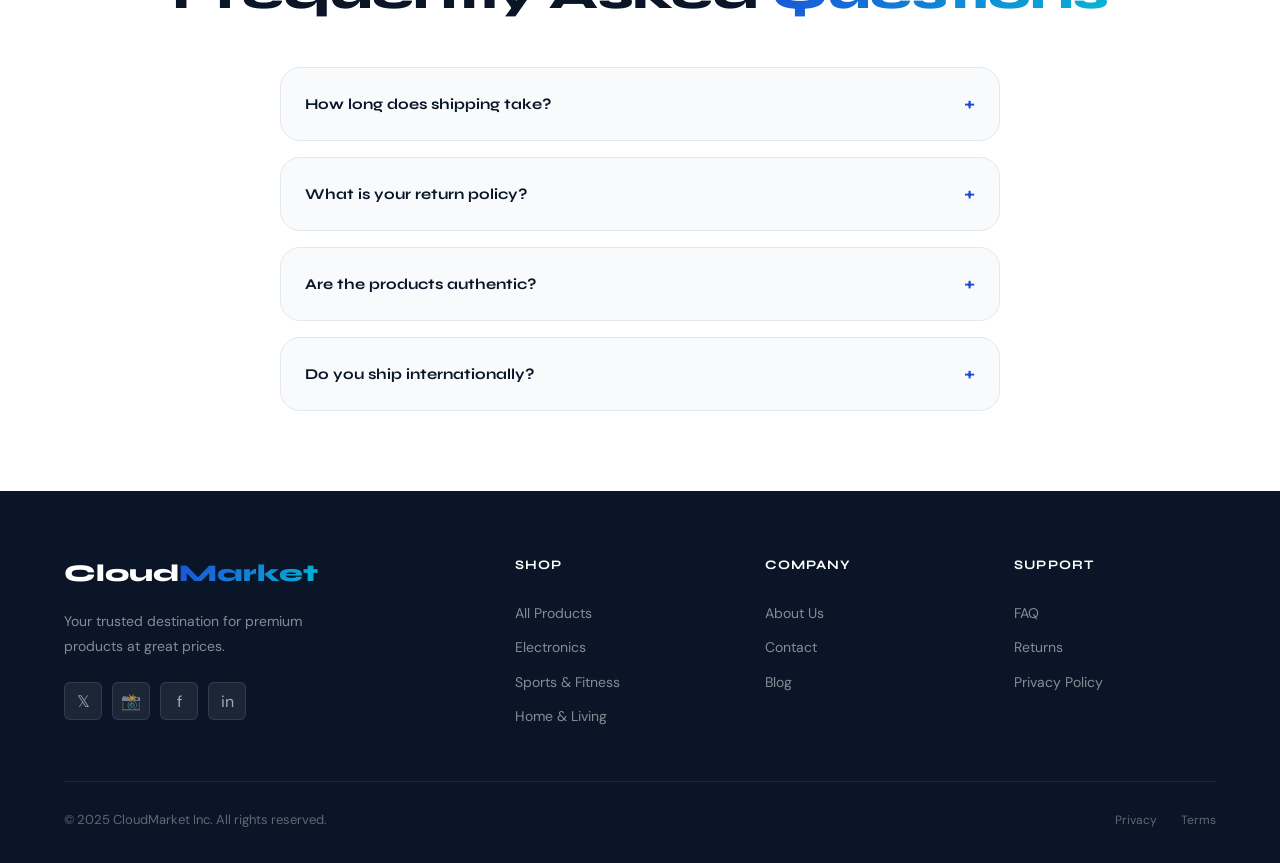
<file: contact.html>
<!DOCTYPE html>
<html lang="en">
<head>
  <meta charset="UTF-8" />
  <meta name="viewport" content="width=device-width, initial-scale=1.0" />
  <title>Contact Us | CloudMarket</title>
  <meta name="description" content="Get in touch with the CloudMarket team. We're here to help." />
  <link rel="stylesheet" href="style.css" />
</head>
<body>

  <!-- Loader -->
  <div id="loader">
    <div class="loader-content">
      <div class="loader-logo">Cloud<span>Market</span></div>
      <div class="loader-bar"><div class="loader-bar-fill"></div></div>
    </div>
  </div>

  <!-- Navbar -->
  <nav class="navbar scrolled" id="navbar">
    <div class="navbar-inner">
      <a href="index.html" class="nav-logo">Cloud<span>Market</span></a>
      <ul class="nav-links">
        <li><a href="index.html">Home</a></li>
        <li><a href="shop.html">Shop</a></li>
        <li><a href="about.html">About</a></li>
        <li><a href="contact.html" class="active">Contact</a></li>
      </ul>
      <div class="nav-actions">
        <a href="cart.html" class="nav-cart-btn">
          🛒 Cart <span class="cart-count" style="display:none">0</span>
        </a>
        <button class="nav-hamburger" id="nav-hamburger" aria-label="Menu">
          <span></span><span></span><span></span>
        </button>
      </div>
    </div>
  </nav>

  <!-- Mobile Menu -->
  <div class="mobile-menu" id="mobile-menu">
    <a href="index.html">Home</a>
    <a href="shop.html">Shop</a>
    <a href="about.html">About</a>
    <a href="contact.html">Contact</a>
    <a href="cart.html" class="btn btn-primary">🛒 Cart <span class="cart-count" style="display:none">0</span></a>
  </div>

  <!-- Page Hero -->
  <section class="page-hero">
    <div class="container">
      <div class="page-hero-inner">
        <div class="breadcrumb">
          <a href="index.html">Home</a>
          <span class="breadcrumb-sep">›</span>
          <span style="color:rgba(255,255,255,0.8)">Contact</span>
        </div>
        <h1 class="page-hero-title" style="margin-top:16px;">Let's <span>Talk</span></h1>
        <p style="color:rgba(255,255,255,0.6); font-size:16px; margin-top:10px; max-width:420px;">Our team is friendly, fast, and ready to help with anything you need.</p>
      </div>
    </div>
  </section>

  <!-- Contact Section -->
  <section class="contact-section">
    <div class="container">

      <!-- Stats bar -->
      <div style="display:grid; grid-template-columns:repeat(3,1fr); gap:20px; margin-bottom:56px; text-align:center;" class="reveal">
        <div style="background:var(--white); border-radius:var(--radius-lg); padding:28px; box-shadow:var(--shadow-sm); border:1px solid var(--gray-200);">
          <div style="font-family:var(--font-display); font-size:30px; font-weight:800; background:var(--gradient-accent); -webkit-background-clip:text; -webkit-text-fill-color:transparent; background-clip:text;">&lt;2hr</div>
          <div style="font-size:13px; color:var(--gray-400); margin-top:4px;">Avg Response Time</div>
        </div>
        <div style="background:var(--white); border-radius:var(--radius-lg); padding:28px; box-shadow:var(--shadow-sm); border:1px solid var(--gray-200);">
          <div style="font-family:var(--font-display); font-size:30px; font-weight:800; background:var(--gradient-accent); -webkit-background-clip:text; -webkit-text-fill-color:transparent; background-clip:text;">24/7</div>
          <div style="font-size:13px; color:var(--gray-400); margin-top:4px;">Support Availability</div>
        </div>
        <div style="background:var(--white); border-radius:var(--radius-lg); padding:28px; box-shadow:var(--shadow-sm); border:1px solid var(--gray-200);">
          <div style="font-family:var(--font-display); font-size:30px; font-weight:800; background:var(--gradient-accent); -webkit-background-clip:text; -webkit-text-fill-color:transparent; background-clip:text;">98%</div>
          <div style="font-size:13px; color:var(--gray-400); margin-top:4px;">Customer Satisfaction</div>
        </div>
      </div>

      <div class="contact-layout">

        <!-- Info Card -->
        <div class="contact-info-card reveal">
          <div class="contact-info-inner">
            <h3>Get In Touch</h3>
            <p>Whether you have a question about your order, want to partner with us, or just want to say hi — we'd love to hear from you.</p>

            <div class="contact-items">
              <div class="contact-item">
                <div class="contact-item-icon">📧</div>
                <div>
                  <div class="contact-item-label">Email</div>
                  <div class="contact-item-value">hello@cloudmarket.io</div>
                </div>
              </div>
              <div class="contact-item">
                <div class="contact-item-icon">📞</div>
                <div>
                  <div class="contact-item-label">Phone</div>
                  <div class="contact-item-value">+1 (415) 555-0198</div>
                </div>
              </div>
              <div class="contact-item">
                <div class="contact-item-icon">📍</div>
                <div>
                  <div class="contact-item-label">Address</div>
                  <div class="contact-item-value">548 Market St, San Francisco, CA 94104</div>
                </div>
              </div>
              <div class="contact-item">
                <div class="contact-item-icon">🕐</div>
                <div>
                  <div class="contact-item-label">Business Hours</div>
                  <div class="contact-item-value">Mon–Fri: 9AM–7PM PST</div>
                </div>
              </div>
            </div>

            <div class="contact-socials">
              <a href="#" class="social-btn" aria-label="Twitter">𝕏</a>
              <a href="#" class="social-btn" aria-label="Instagram">📸</a>
              <a href="#" class="social-btn" aria-label="Facebook">f</a>
              <a href="#" class="social-btn" aria-label="LinkedIn">in</a>
            </div>
          </div>
        </div>

        <!-- Contact Form -->
        <div class="contact-form-card reveal reveal-delay-2">
          <h3>Send a Message</h3>
          <p>Fill in the form below and we'll get back to you within 2 hours on business days.</p>

          <!-- Success State -->
          <div class="form-success" id="form-success">
            <div class="form-success-icon">🎉</div>
            <h4>Message Sent!</h4>
            <p>Thanks for reaching out. We'll get back to you within 2 hours.</p>
          </div>

          <!-- The Form -->
          <form id="contact-form" novalidate>
            <div class="form-row">
              <div class="form-group">
                <label for="fname">First Name</label>
                <input type="text" id="fname" placeholder="John" autocomplete="given-name" />
                <div class="error-msg">Name must be at least 2 characters</div>
              </div>
              <div class="form-group">
                <label for="lname">Last Name</label>
                <input type="text" id="lname" placeholder="Doe" autocomplete="family-name" />
                <div class="error-msg">Name must be at least 2 characters</div>
              </div>
            </div>

            <div class="form-group">
              <label for="email">Email Address</label>
              <input type="email" id="email" placeholder="john@example.com" autocomplete="email" />
              <div class="error-msg">Please enter a valid email address</div>
            </div>

            <div class="form-group">
              <label for="subject">Subject</label>
              <input type="text" id="subject" placeholder="What's this about?" />
              <div class="error-msg">Please enter a subject</div>
            </div>

            <div class="form-group">
              <label for="message">Message</label>
              <textarea id="message" placeholder="Tell us more... (minimum 20 characters)" rows="5"></textarea>
              <div class="error-msg">Message must be at least 20 characters</div>
            </div>

            <button type="submit" class="btn btn-primary" style="width:100%; justify-content:center; font-size:15px; padding:16px;">
              Send Message →
            </button>
          </form>
        </div>
      </div>
    </div>
  </section>

  <!-- FAQ Section -->
  <section style="padding:80px 0; background:var(--white);">
    <div class="container">
      <div style="text-align:center; margin-bottom:48px;">
        <div class="section-tag">❓ Quick Answers</div>
        <h2 class="section-title" style="margin-top:12px;">Frequently Asked <span>Questions</span></h2>
      </div>
      <div style="max-width:720px; margin:0 auto; display:flex; flex-direction:column; gap:16px;">

        <details style="background:var(--off-white); border-radius:var(--radius-lg); overflow:hidden; border:1px solid var(--gray-200); cursor:pointer;" class="reveal">
          <summary style="padding:20px 24px; font-family:var(--font-display); font-size:15px; font-weight:700; color:var(--navy); list-style:none; display:flex; justify-content:space-between; align-items:center;">
            How long does shipping take? <span style="font-size:20px; color:var(--blue); transition:transform .3s;">+</span>
          </summary>
          <div style="padding:0 24px 20px; font-size:14px; color:var(--gray-500); line-height:1.7;">
            Standard shipping takes 3–7 business days. Express shipping (1–2 days) is available at checkout. Orders over $75 qualify for free standard shipping automatically.
          </div>
        </details>

        <details style="background:var(--off-white); border-radius:var(--radius-lg); overflow:hidden; border:1px solid var(--gray-200); cursor:pointer;" class="reveal reveal-delay-1">
          <summary style="padding:20px 24px; font-family:var(--font-display); font-size:15px; font-weight:700; color:var(--navy); list-style:none; display:flex; justify-content:space-between; align-items:center;">
            What is your return policy? <span style="font-size:20px; color:var(--blue);">+</span>
          </summary>
          <div style="padding:0 24px 20px; font-size:14px; color:var(--gray-500); line-height:1.7;">
            We offer 60-day hassle-free returns. Simply initiate a return from your order history, ship the item back in its original packaging, and we'll issue a full refund within 3–5 business days.
          </div>
        </details>

        <details style="background:var(--off-white); border-radius:var(--radius-lg); overflow:hidden; border:1px solid var(--gray-200); cursor:pointer;" class="reveal reveal-delay-2">
          <summary style="padding:20px 24px; font-family:var(--font-display); font-size:15px; font-weight:700; color:var(--navy); list-style:none; display:flex; justify-content:space-between; align-items:center;">
            Are the products authentic? <span style="font-size:20px; color:var(--blue);">+</span>
          </summary>
          <div style="padding:0 24px 20px; font-size:14px; color:var(--gray-500); line-height:1.7;">
            Absolutely. Every product on CloudMarket is 100% authentic and sourced directly from manufacturers or authorized distributors. We reject counterfeits at every step of our vetting process.
          </div>
        </details>

        <details style="background:var(--off-white); border-radius:var(--radius-lg); overflow:hidden; border:1px solid var(--gray-200); cursor:pointer;" class="reveal reveal-delay-3">
          <summary style="padding:20px 24px; font-family:var(--font-display); font-size:15px; font-weight:700; color:var(--navy); list-style:none; display:flex; justify-content:space-between; align-items:center;">
            Do you ship internationally? <span style="font-size:20px; color:var(--blue);">+</span>
          </summary>
          <div style="padding:0 24px 20px; font-size:14px; color:var(--gray-500); line-height:1.7;">
            Yes! We ship to 120+ countries worldwide. International shipping times and rates vary by destination. All customs duties and import taxes are displayed transparently at checkout.
          </div>
        </details>

      </div>
    </div>
  </section>

  <!-- Footer -->
  <footer>
    <div class="container">
      <div class="footer-grid">
        <div class="footer-brand">
          <a href="index.html" class="nav-logo" style="font-size:24px;">Cloud<span>Market</span></a>
          <p>Your trusted destination for premium products at great prices.</p>
          <div class="footer-social">
            <a href="#" class="social-btn">𝕏</a>
            <a href="#" class="social-btn">📸</a>
            <a href="#" class="social-btn">f</a>
            <a href="#" class="social-btn">in</a>
          </div>
        </div>
        <div>
          <div class="footer-col-title">Shop</div>
          <ul class="footer-links">
            <li><a href="shop.html">All Products</a></li>
            <li><a href="shop.html">Electronics</a></li>
            <li><a href="shop.html">Sports & Fitness</a></li>
            <li><a href="shop.html">Home & Living</a></li>
          </ul>
        </div>
        <div>
          <div class="footer-col-title">Company</div>
          <ul class="footer-links">
            <li><a href="about.html">About Us</a></li>
            <li><a href="contact.html">Contact</a></li>
            <li><a href="#">Blog</a></li>
          </ul>
        </div>
        <div>
          <div class="footer-col-title">Support</div>
          <ul class="footer-links">
            <li><a href="#">FAQ</a></li>
            <li><a href="#">Returns</a></li>
            <li><a href="#">Privacy Policy</a></li>
          </ul>
        </div>
      </div>
      <div class="footer-bottom">
        <p>© 2025 CloudMarket Inc. All rights reserved.</p>
        <div class="footer-bottom-links">
          <a href="#">Privacy</a>
          <a href="#">Terms</a>
        </div>
      </div>
    </div>
  </footer>

  <script src="script.js"></script>
</body>
</html>
</file>
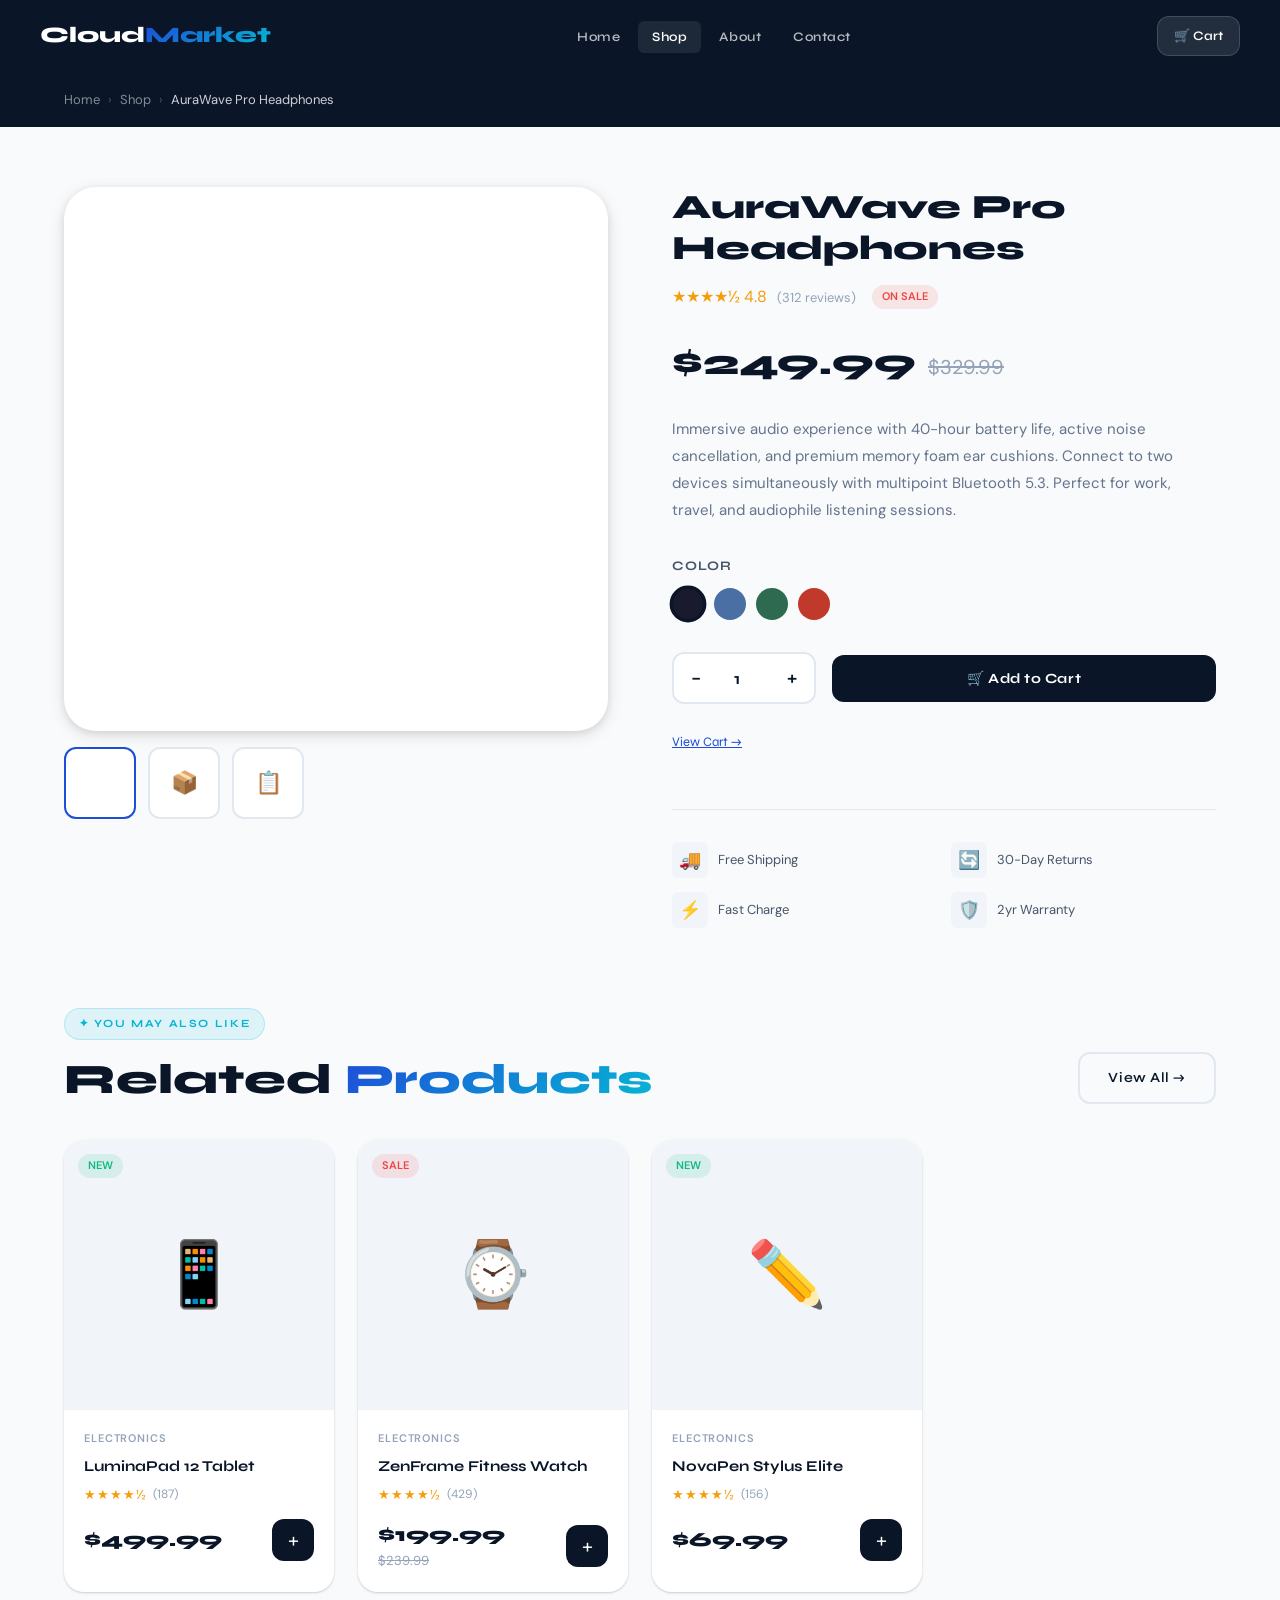
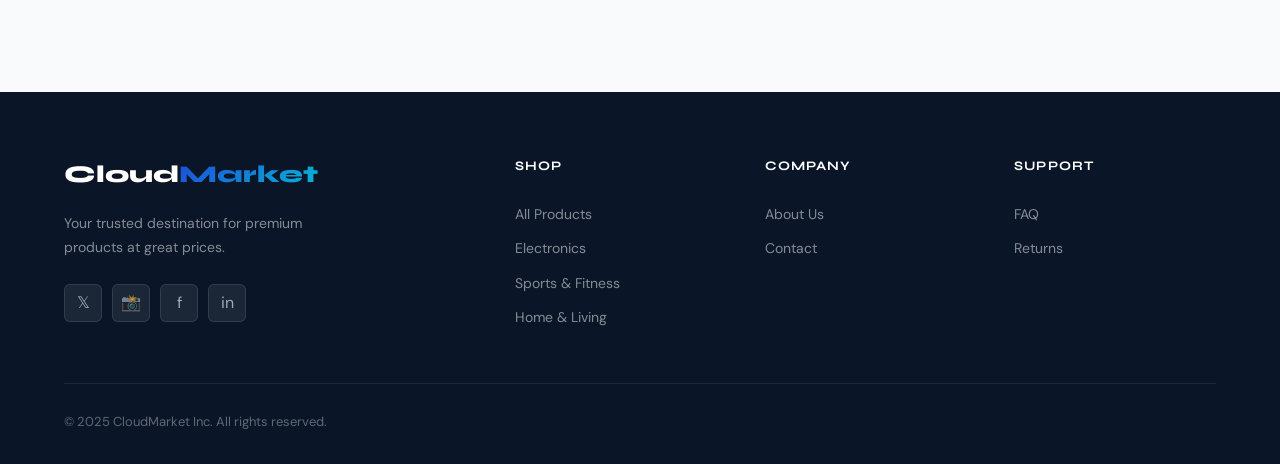
<file: product.html>
<!DOCTYPE html>
<html lang="en">
<head>
  <meta charset="UTF-8" />
  <meta name="viewport" content="width=device-width, initial-scale=1.0" />
  <title>Product | CloudMarket</title>
  <meta name="description" content="View product details on CloudMarket." />
  <link rel="stylesheet" href="style.css" />
</head>
<body>

  <!-- Loader -->
  <div id="loader">
    <div class="loader-content">
      <div class="loader-logo">Cloud<span>Market</span></div>
      <div class="loader-bar"><div class="loader-bar-fill"></div></div>
    </div>
  </div>

  <!-- Navbar -->
  <nav class="navbar scrolled" id="navbar">
    <div class="navbar-inner">
      <a href="index.html" class="nav-logo">Cloud<span>Market</span></a>
      <ul class="nav-links">
        <li><a href="index.html">Home</a></li>
        <li><a href="shop.html" class="active">Shop</a></li>
        <li><a href="about.html">About</a></li>
        <li><a href="contact.html">Contact</a></li>
      </ul>
      <div class="nav-actions">
        <a href="cart.html" class="nav-cart-btn">
          🛒 Cart <span class="cart-count" style="display:none">0</span>
        </a>
        <button class="nav-hamburger" id="nav-hamburger" aria-label="Menu">
          <span></span><span></span><span></span>
        </button>
      </div>
    </div>
  </nav>

  <!-- Mobile Menu -->
  <div class="mobile-menu" id="mobile-menu">
    <a href="index.html">Home</a>
    <a href="shop.html">Shop</a>
    <a href="about.html">About</a>
    <a href="contact.html">Contact</a>
    <a href="cart.html" class="btn btn-primary">🛒 Cart <span class="cart-count" style="display:none">0</span></a>
  </div>

  <!-- Breadcrumb Bar -->
  <div style="background:var(--navy); padding: 90px 24px 16px;">
    <div class="container">
      <div class="breadcrumb">
        <a href="index.html">Home</a>
        <span class="breadcrumb-sep">›</span>
        <a href="shop.html">Shop</a>
        <span class="breadcrumb-sep">›</span>
        <span id="bc-product" style="color:rgba(255,255,255,0.8)">Product</span>
      </div>
    </div>
  </div>

  <!-- Product Detail -->
  <section class="product-detail">
    <div class="container">
      <div class="product-detail-grid">

        <!-- Image Column -->
        <div>
          <div class="product-detail-img">
            <span id="product-emoji" style="font-size:120px">🎧</span>
          </div>
          <div class="product-detail-thumbnails">
            <div class="product-thumb active" id="thumb-main">
              <span id="thumb-emoji-1" style="font-size:28px">🎧</span>
            </div>
            <div class="product-thumb">
              <span style="font-size:22px">📦</span>
            </div>
            <div class="product-thumb">
              <span style="font-size:22px">📋</span>
            </div>
          </div>
        </div>

        <!-- Info Column -->
        <div class="product-detail-info">
          <h1 id="product-name">AuraWave Pro Headphones</h1>

          <div class="product-detail-meta">
            <div>
              <span id="product-rating" style="color:var(--warning); font-size:16px;">★★★★★ 4.8</span>
              <span id="product-reviews" style="font-size:13px; color:var(--gray-400); margin-left:6px;">(312 reviews)</span>
            </div>
            <span class="badge badge-sale">ON SALE</span>
          </div>

          <div style="display:flex; align-items:baseline; gap:12px; margin-bottom:24px;">
            <span class="product-detail-price" id="product-price">$249.99</span>
            <span class="product-detail-price-old" id="product-old-price">$329.99</span>
          </div>

          <p class="product-detail-desc" id="product-desc">
            Immersive audio experience with 40-hour battery life and active noise cancellation.
          </p>

          <!-- Color Options -->
          <div class="product-detail-options">
            <div class="options-label">Color</div>
            <div class="color-options" id="product-colors">
              <!-- Rendered by JS -->
            </div>
          </div>

          <!-- Quantity & Add to Cart -->
          <div class="qty-add-row">
            <div class="qty-control">
              <button class="qty-btn" id="qty-minus">−</button>
              <input class="qty-num" id="qty-display" type="number" value="1" min="1" />
              <button class="qty-btn" id="qty-plus">+</button>
            </div>
            <button class="btn-add-to-cart" id="add-to-cart-btn">
              🛒 Add to Cart
            </button>
          </div>

          <!-- Go to cart link -->
          <a href="cart.html" style="font-family:var(--font-display); font-size:13px; color:var(--blue); text-decoration:underline; display:inline-block; margin-bottom:24px;">View Cart →</a>

          <!-- Features Grid -->
          <div class="product-detail-features" id="product-features">
            <!-- Rendered by JS -->
          </div>
        </div>

      </div>

      <!-- Related Products -->
      <div style="margin-top:80px;">
        <div class="section-header" style="margin-bottom:36px;">
          <div>
            <div class="section-tag">✦ You May Also Like</div>
            <h2 class="section-title">Related <span>Products</span></h2>
          </div>
          <a href="shop.html" class="btn btn-outline">View All →</a>
        </div>
        <div class="products-grid" id="related-products"></div>
      </div>
    </div>
  </section>

  <!-- Footer -->
  <footer>
    <div class="container">
      <div class="footer-grid">
        <div class="footer-brand">
          <a href="index.html" class="nav-logo" style="font-size:24px;">Cloud<span>Market</span></a>
          <p>Your trusted destination for premium products at great prices.</p>
          <div class="footer-social">
            <a href="#" class="social-btn">𝕏</a>
            <a href="#" class="social-btn">📸</a>
            <a href="#" class="social-btn">f</a>
            <a href="#" class="social-btn">in</a>
          </div>
        </div>
        <div>
          <div class="footer-col-title">Shop</div>
          <ul class="footer-links">
            <li><a href="shop.html">All Products</a></li>
            <li><a href="shop.html">Electronics</a></li>
            <li><a href="shop.html">Sports & Fitness</a></li>
            <li><a href="shop.html">Home & Living</a></li>
          </ul>
        </div>
        <div>
          <div class="footer-col-title">Company</div>
          <ul class="footer-links">
            <li><a href="about.html">About Us</a></li>
            <li><a href="contact.html">Contact</a></li>
          </ul>
        </div>
        <div>
          <div class="footer-col-title">Support</div>
          <ul class="footer-links">
            <li><a href="#">FAQ</a></li>
            <li><a href="#">Returns</a></li>
          </ul>
        </div>
      </div>
      <div class="footer-bottom">
        <p>© 2025 CloudMarket Inc. All rights reserved.</p>
      </div>
    </div>
  </footer>

  <script src="script.js"></script>
</body>
</html>
</file>
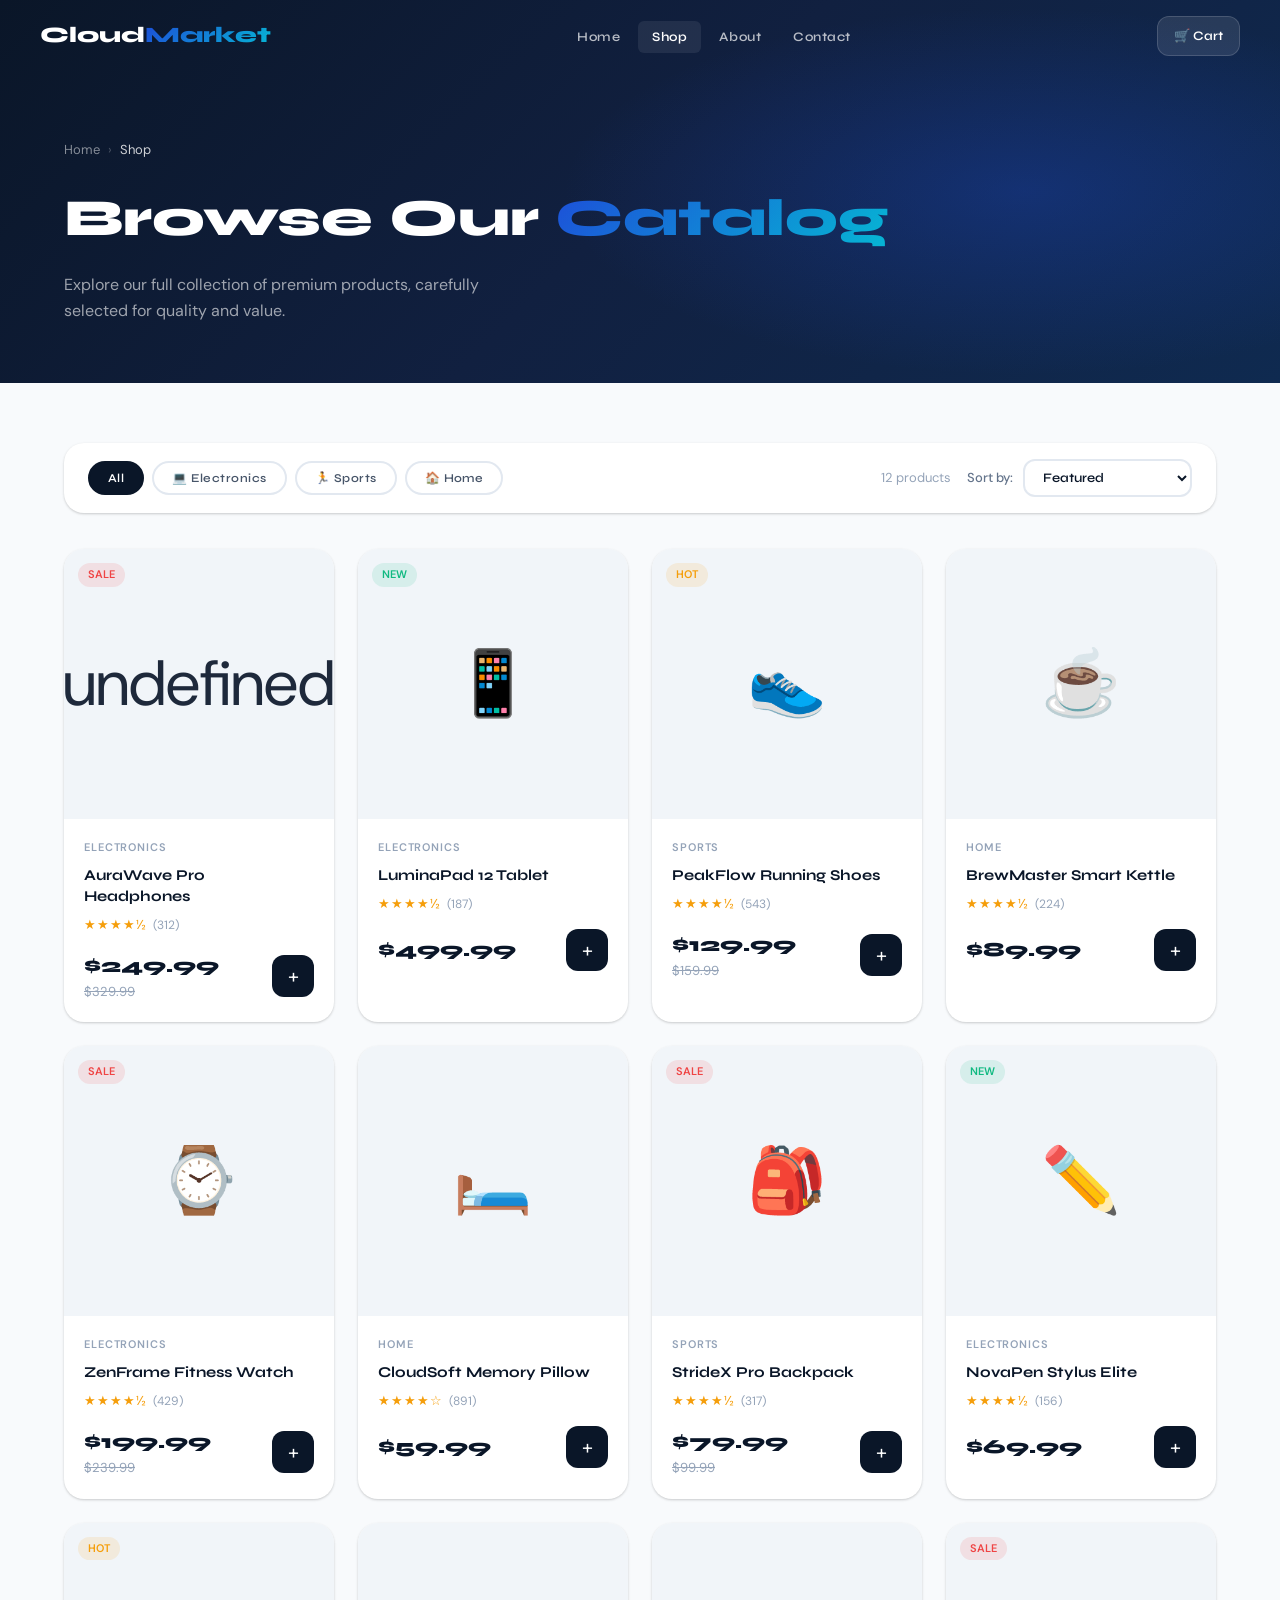
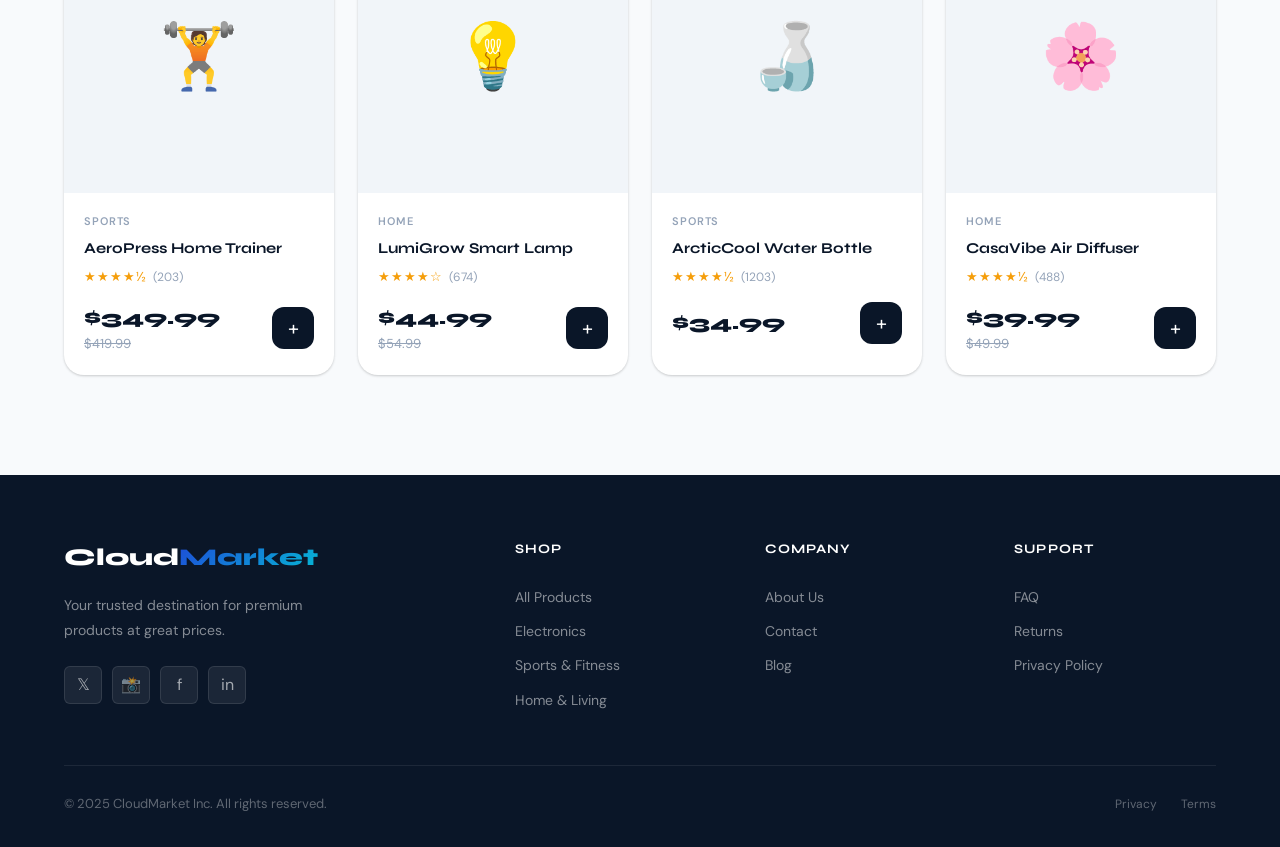
<file: shop.html>
<!DOCTYPE html>
<html lang="en">
<head>
  <meta charset="UTF-8" />
  <meta name="viewport" content="width=device-width, initial-scale=1.0" />
  <title>Shop | CloudMarket</title>
  <meta name="description" content="Browse all CloudMarket products. Electronics, sports gear, home essentials and more." />
  <link rel="stylesheet" href="style.css" />
</head>
<body>

  <!-- Loader -->
  <div id="loader">
    <div class="loader-content">
      <div class="loader-logo">Cloud<span>Market</span></div>
      <div class="loader-bar"><div class="loader-bar-fill"></div></div>
    </div>
  </div>

  <!-- Navbar -->
  <nav class="navbar scrolled" id="navbar">
    <div class="navbar-inner">
      <a href="index.html" class="nav-logo">Cloud<span>Market</span></a>
      <ul class="nav-links">
        <li><a href="index.html">Home</a></li>
        <li><a href="shop.html" class="active">Shop</a></li>
        <li><a href="about.html">About</a></li>
        <li><a href="contact.html">Contact</a></li>
      </ul>
      <div class="nav-actions">
        <a href="cart.html" class="nav-cart-btn">
          🛒 Cart <span class="cart-count" style="display:none">0</span>
        </a>
        <button class="nav-hamburger" id="nav-hamburger" aria-label="Menu">
          <span></span><span></span><span></span>
        </button>
      </div>
    </div>
  </nav>

  <!-- Mobile Menu -->
  <div class="mobile-menu" id="mobile-menu">
    <a href="index.html">Home</a>
    <a href="shop.html">Shop</a>
    <a href="about.html">About</a>
    <a href="contact.html">Contact</a>
    <a href="cart.html" class="btn btn-primary">🛒 Cart <span class="cart-count" style="display:none">0</span></a>
  </div>

  <!-- Page Hero -->
  <section class="page-hero">
    <div class="container">
      <div class="page-hero-inner">
        <div class="breadcrumb">
          <a href="index.html">Home</a>
          <span class="breadcrumb-sep">›</span>
          <span style="color:rgba(255,255,255,0.8)">Shop</span>
        </div>
        <h1 class="page-hero-title" style="margin-top:16px">Browse Our <span>Catalog</span></h1>
        <p style="color:rgba(255,255,255,0.6); font-size:16px; margin-top:10px; max-width:420px;">
          Explore our full collection of premium products, carefully selected for quality and value.
        </p>
      </div>
    </div>
  </section>

  <!-- Shop Layout -->
  <section class="shop-layout">
    <div class="container">

      <!-- Toolbar -->
      <div class="shop-toolbar">
        <div class="shop-filters">
          <button class="filter-btn active" data-category="all">All</button>
          <button class="filter-btn" data-category="electronics">💻 Electronics</button>
          <button class="filter-btn" data-category="sports">🏃 Sports</button>
          <button class="filter-btn" data-category="home">🏠 Home</button>
        </div>
        <div style="display:flex; align-items:center; gap:16px; flex-wrap:wrap;">
          <span class="products-count" id="products-count">12 products</span>
          <div class="shop-sort">
            <label for="sort-select">Sort by:</label>
            <select class="sort-select" id="sort-select">
              <option value="default">Featured</option>
              <option value="price-asc">Price: Low to High</option>
              <option value="price-desc">Price: High to Low</option>
              <option value="rating">Best Rated</option>
            </select>
          </div>
        </div>
      </div>

      <!-- Products Grid -->
      <div class="products-grid" id="products-grid">
        <!-- Rendered by JavaScript -->
      </div>
    </div>
  </section>

  <!-- Footer -->
  <footer>
    <div class="container">
      <div class="footer-grid">
        <div class="footer-brand">
          <a href="index.html" class="nav-logo" style="font-size:24px;">Cloud<span>Market</span></a>
          <p>Your trusted destination for premium products at great prices.</p>
          <div class="footer-social">
            <a href="#" class="social-btn">𝕏</a>
            <a href="#" class="social-btn">📸</a>
            <a href="#" class="social-btn">f</a>
            <a href="#" class="social-btn">in</a>
          </div>
        </div>
        <div>
          <div class="footer-col-title">Shop</div>
          <ul class="footer-links">
            <li><a href="shop.html">All Products</a></li>
            <li><a href="shop.html">Electronics</a></li>
            <li><a href="shop.html">Sports & Fitness</a></li>
            <li><a href="shop.html">Home & Living</a></li>
          </ul>
        </div>
        <div>
          <div class="footer-col-title">Company</div>
          <ul class="footer-links">
            <li><a href="about.html">About Us</a></li>
            <li><a href="contact.html">Contact</a></li>
            <li><a href="#">Blog</a></li>
          </ul>
        </div>
        <div>
          <div class="footer-col-title">Support</div>
          <ul class="footer-links">
            <li><a href="#">FAQ</a></li>
            <li><a href="#">Returns</a></li>
            <li><a href="#">Privacy Policy</a></li>
          </ul>
        </div>
      </div>
      <div class="footer-bottom">
        <p>© 2025 CloudMarket Inc. All rights reserved.</p>
        <div class="footer-bottom-links">
          <a href="#">Privacy</a>
          <a href="#">Terms</a>
        </div>
      </div>
    </div>
  </footer>

  <script src="script.js"></script>
</body>
</html>
</file>
<file: style.css>
/* ========================================
   CloudMarket - Main Stylesheet
   ======================================== */

@import url('https://fonts.googleapis.com/css2?family=Syne:wght@400;500;600;700;800&family=DM+Sans:ital,wght@0,300;0,400;0,500;1,300&display=swap');

/* ========================================
   CSS Variables
   ======================================== */
:root {
  --navy: #0a1628;
  --navy-mid: #112040;
  --navy-light: #1a3060;
  --blue: #1d4ed8;
  --blue-bright: #3b82f6;
  --cyan: #06b6d4;
  --white: #ffffff;
  --off-white: #f8fafc;
  --gray-100: #f1f5f9;
  --gray-200: #e2e8f0;
  --gray-300: #cbd5e1;
  --gray-400: #94a3b8;
  --gray-500: #64748b;
  --gray-600: #475569;
  --gray-700: #334155;
  --gray-800: #1e293b;
  --success: #10b981;
  --warning: #f59e0b;
  --danger: #ef4444;
  --gradient: linear-gradient(135deg, var(--navy) 0%, var(--navy-mid) 50%, #0f2a50 100%);
  --gradient-accent: linear-gradient(135deg, var(--blue) 0%, var(--cyan) 100%);
  --shadow-sm: 0 1px 3px rgba(0,0,0,0.12), 0 1px 2px rgba(0,0,0,0.08);
  --shadow-md: 0 4px 16px rgba(0,0,0,0.12), 0 2px 8px rgba(0,0,0,0.08);
  --shadow-lg: 0 10px 40px rgba(0,0,0,0.15), 0 4px 16px rgba(0,0,0,0.1);
  --shadow-glow: 0 0 30px rgba(59,130,246,0.25);
  --radius-sm: 6px;
  --radius: 12px;
  --radius-lg: 20px;
  --radius-xl: 32px;
  --transition: all 0.3s cubic-bezier(0.4, 0, 0.2, 1);
  --font-display: 'Syne', sans-serif;
  --font-body: 'DM Sans', sans-serif;
}

/* ========================================
   Reset & Base
   ======================================== */
*, *::before, *::after {
  box-sizing: border-box;
  margin: 0;
  padding: 0;
}

html {
  scroll-behavior: smooth;
  font-size: 16px;
}

body {
  font-family: var(--font-body);
  color: var(--gray-800);
  background: var(--white);
  line-height: 1.6;
  overflow-x: hidden;
}

a {
  text-decoration: none;
  color: inherit;
}

ul { list-style: none; }

img {
  max-width: 100%;
  display: block;
}

button {
  cursor: pointer;
  border: none;
  font-family: var(--font-body);
}

input, textarea, select {
  font-family: var(--font-body);
}

/* ========================================
   Utility Classes
   ======================================== */
.container {
  max-width: 1200px;
  margin: 0 auto;
  padding: 0 24px;
}

.section-tag {
  display: inline-block;
  font-family: var(--font-display);
  font-size: 11px;
  font-weight: 700;
  letter-spacing: 0.15em;
  text-transform: uppercase;
  color: var(--cyan);
  background: rgba(6,182,212,0.1);
  border: 1px solid rgba(6,182,212,0.2);
  padding: 6px 14px;
  border-radius: 100px;
  margin-bottom: 16px;
}

.section-title {
  font-family: var(--font-display);
  font-size: clamp(28px, 4vw, 42px);
  font-weight: 800;
  color: var(--navy);
  line-height: 1.15;
}

.section-title span {
  background: var(--gradient-accent);
  -webkit-background-clip: text;
  -webkit-text-fill-color: transparent;
  background-clip: text;
}

.section-subtitle {
  font-size: 17px;
  color: var(--gray-500);
  font-weight: 300;
  max-width: 560px;
  line-height: 1.7;
}

.btn {
  display: inline-flex;
  align-items: center;
  gap: 8px;
  font-family: var(--font-display);
  font-size: 14px;
  font-weight: 600;
  letter-spacing: 0.04em;
  padding: 13px 28px;
  border-radius: var(--radius);
  transition: var(--transition);
  cursor: pointer;
  border: none;
}

.btn-primary {
  background: var(--gradient-accent);
  color: var(--white);
  box-shadow: 0 4px 20px rgba(29,78,216,0.35);
}

.btn-primary:hover {
  transform: translateY(-2px);
  box-shadow: 0 8px 30px rgba(29,78,216,0.45);
}

.btn-outline {
  background: transparent;
  color: var(--navy);
  border: 2px solid var(--gray-200);
}

.btn-outline:hover {
  border-color: var(--blue);
  color: var(--blue);
  transform: translateY(-2px);
}

.btn-white {
  background: var(--white);
  color: var(--navy);
}

.btn-white:hover {
  background: var(--gray-100);
  transform: translateY(-2px);
}

.badge {
  display: inline-flex;
  align-items: center;
  font-size: 11px;
  font-weight: 600;
  padding: 3px 10px;
  border-radius: 100px;
}

.badge-new { background: rgba(16,185,129,0.12); color: var(--success); }
.badge-sale { background: rgba(239,68,68,0.12); color: var(--danger); }
.badge-hot { background: rgba(245,158,11,0.12); color: var(--warning); }

/* ========================================
   Loading Screen
   ======================================== */
#loader {
  position: fixed;
  inset: 0;
  background: var(--navy);
  display: flex;
  align-items: center;
  justify-content: center;
  z-index: 9999;
  
}

#loader.hidden {
  opacity: 0;
  visibility: hidden;
}

.loader-content {
  text-align: center;
}

.loader-logo {
  font-family: var(--font-display);
  font-size: 32px;
  font-weight: 800;
  color: var(--white);
  margin-bottom: 24px;
}

.loader-logo span {
  background: var(--gradient-accent);
  -webkit-background-clip: text;
  -webkit-text-fill-color: transparent;
  background-clip: text;
}

.loader-bar {
  width: 200px;
  height: 3px;
  background: rgba(255,255,255,0.1);
  border-radius: 100px;
  overflow: hidden;
}

.loader-bar-fill {
  height: 100%;
  background: var(--gradient-accent);
  border-radius: 100px;
  animation: loadBar 1.2s ease forwards;
}

@keyframes loadBar {
  from { width: 0; }
  to { width: 100%; }
}

/* ========================================
   Navigation
   ======================================== */
.navbar {
  position: fixed;
  top: 0;
  left: 0;
  right: 0;
  z-index: 1000;
  padding: 0 24px;
  transition: var(--transition);
}

.navbar.scrolled {
  background: rgba(10,22,40,0.95);
  backdrop-filter: blur(20px);
  -webkit-backdrop-filter: blur(20px);
  box-shadow: 0 2px 30px rgba(0,0,0,0.3);
}

.navbar-inner {
  max-width: 1200px;
  margin: 0 auto;
  height: 72px;
  display: flex;
  align-items: center;
  justify-content: space-between;
  gap: 32px;
}

.nav-logo {
  font-family: var(--font-display);
  font-size: 22px;
  font-weight: 800;
  color: var(--white);
  flex-shrink: 0;
}

.nav-logo span {
  background: var(--gradient-accent);
  -webkit-background-clip: text;
  -webkit-text-fill-color: transparent;
  background-clip: text;
}

.nav-links {
  display: flex;
  align-items: center;
  gap: 4px;
}

.nav-links a {
  font-family: var(--font-display);
  font-size: 13px;
  font-weight: 600;
  letter-spacing: 0.04em;
  color: rgba(255,255,255,0.7);
  padding: 8px 14px;
  border-radius: var(--radius-sm);
  transition: var(--transition);
}

.nav-links a:hover,
.nav-links a.active {
  color: var(--white);
  background: rgba(255,255,255,0.08);
}

.nav-actions {
  display: flex;
  align-items: center;
  gap: 12px;
}

.nav-cart-btn {
  display: flex;
  align-items: center;
  gap: 8px;
  background: rgba(255,255,255,0.1);
  border: 1px solid rgba(255,255,255,0.15);
  color: var(--white);
  padding: 9px 16px;
  border-radius: var(--radius);
  font-family: var(--font-display);
  font-size: 13px;
  font-weight: 600;
  transition: var(--transition);
}

.nav-cart-btn:hover {
  background: rgba(255,255,255,0.18);
  transform: translateY(-1px);
}

.cart-count {
  background: var(--gradient-accent);
  color: var(--white);
  font-size: 10px;
  font-weight: 700;
  width: 18px;
  height: 18px;
  border-radius: 50%;
  display: flex;
  align-items: center;
  justify-content: center;
}

.nav-hamburger {
  display: none;
  flex-direction: column;
  gap: 5px;
  background: transparent;
  padding: 6px;
  cursor: pointer;
}

.nav-hamburger span {
  width: 24px;
  height: 2px;
  background: var(--white);
  border-radius: 2px;
  transition: var(--transition);
}

.nav-hamburger.open span:nth-child(1) {
  transform: rotate(45deg) translate(5px, 5px);
}
.nav-hamburger.open span:nth-child(2) {
  opacity: 0;
}
.nav-hamburger.open span:nth-child(3) {
  transform: rotate(-45deg) translate(5px, -5px);
}

.mobile-menu {
  display: none;
  position: fixed;
  top: 72px;
  left: 0;
  right: 0;
  background: rgba(10,22,40,0.98);
  backdrop-filter: blur(20px);
  padding: 20px 24px 32px;
  z-index: 999;
  border-top: 1px solid rgba(255,255,255,0.08);
  transform: translateY(-10px);
  opacity: 0;
  transition: var(--transition);
}

.mobile-menu.open {
  display: block;
  transform: translateY(0);
  opacity: 1;
}

.mobile-menu a {
  display: block;
  font-family: var(--font-display);
  font-size: 16px;
  font-weight: 600;
  color: rgba(255,255,255,0.8);
  padding: 14px 0;
  border-bottom: 1px solid rgba(255,255,255,0.06);
  transition: var(--transition);
}

.mobile-menu a:hover {
  color: var(--white);
  padding-left: 8px;
}

.mobile-menu .btn {
  margin-top: 20px;
  width: 100%;
  justify-content: center;
}

/* ========================================
   HERO SECTION
   ======================================== */
.hero {
  min-height: 100vh;
  background: var(--gradient);
  position: relative;
  overflow: hidden;
  display: flex;
  align-items: center;
  padding: 120px 24px 80px;
}

.hero::before {
  content: '';
  position: absolute;
  inset: 0;
  background: 
    radial-gradient(ellipse 80% 60% at 70% 50%, rgba(29,78,216,0.25) 0%, transparent 60%),
    radial-gradient(ellipse 60% 80% at 10% 80%, rgba(6,182,212,0.15) 0%, transparent 50%);
}

.hero-grid {
  position: absolute;
  inset: 0;
  background-image: 
    linear-gradient(rgba(255,255,255,0.03) 1px, transparent 1px),
    linear-gradient(90deg, rgba(255,255,255,0.03) 1px, transparent 1px);
  background-size: 60px 60px;
}

.hero-container {
  max-width: 1200px;
  margin: 0 auto;
  width: 100%;
  display: grid;
  grid-template-columns: 1fr 1fr;
  gap: 60px;
  align-items: center;
  position: relative;
  z-index: 1;
}

.hero-eyebrow {
  display: flex;
  align-items: center;
  gap: 12px;
  margin-bottom: 24px;
}

.hero-eyebrow-dot {
  width: 8px;
  height: 8px;
  border-radius: 50%;
  background: var(--cyan);
  animation: pulse 2s infinite;
}

@keyframes pulse {
  0%, 100% { opacity: 1; transform: scale(1); }
  50% { opacity: 0.5; transform: scale(1.3); }
}

.hero-eyebrow-text {
  font-family: var(--font-display);
  font-size: 12px;
  font-weight: 700;
  letter-spacing: 0.12em;
  text-transform: uppercase;
  color: var(--cyan);
}

.hero-title {
  font-family: var(--font-display);
  font-size: clamp(36px, 5.5vw, 68px);
  font-weight: 800;
  color: var(--white);
  line-height: 1.08;
  margin-bottom: 24px;
}

.hero-title .accent {
  background: var(--gradient-accent);
  -webkit-background-clip: text;
  -webkit-text-fill-color: transparent;
  background-clip: text;
}

.hero-desc {
  font-size: 18px;
  color: rgba(255,255,255,0.65);
  font-weight: 300;
  line-height: 1.75;
  margin-bottom: 40px;
  max-width: 500px;
}

.hero-actions {
  display: flex;
  gap: 16px;
  flex-wrap: wrap;
}

.hero-stats {
  display: flex;
  gap: 40px;
  margin-top: 56px;
  padding-top: 40px;
  border-top: 1px solid rgba(255,255,255,0.1);
}

.hero-stat-num {
  font-family: var(--font-display);
  font-size: 28px;
  font-weight: 800;
  color: var(--white);
}

.hero-stat-label {
  font-size: 12px;
  color: rgba(255,255,255,0.5);
  font-weight: 400;
  margin-top: 2px;
}

.hero-visual {
  position: relative;
}

.hero-card-stack {
  position: relative;
  height: 480px;
}

.hero-product-card {
  position: absolute;
  background: rgba(255,255,255,0.06);
  backdrop-filter: blur(20px);
  border: 1px solid rgba(255,255,255,0.12);
  border-radius: var(--radius-lg);
  padding: 20px;
  transition: var(--transition);
}

.hero-card-main {
  width: 260px;
  right: 0;
  top: 40px;
  animation: floatCard 4s ease-in-out infinite;
}

.hero-card-side1 {
  width: 200px;
  left: 0;
  top: 0;
  animation: floatCard 4s ease-in-out infinite 0.8s;
}

.hero-card-side2 {
  width: 220px;
  left: 20px;
  bottom: 0;
  animation: floatCard 4s ease-in-out infinite 1.6s;
}

@keyframes floatCard {
  0%, 100% { transform: translateY(0); }
  50% { transform: translateY(-12px); }
}

.hero-card-img {
  width: 100%;
  aspect-ratio: 1;
  border-radius: var(--radius);
  object-fit: cover;
  margin-bottom: 14px;
  background: rgba(255,255,255,0.1);
  display: flex;
  align-items: center;
  justify-content: center;
  font-size: 40px;
}

.hero-card-label {
  font-family: var(--font-display);
  font-size: 13px;
  font-weight: 700;
  color: var(--white);
  margin-bottom: 4px;
}

.hero-card-price {
  font-size: 16px;
  font-weight: 700;
  background: var(--gradient-accent);
  -webkit-background-clip: text;
  -webkit-text-fill-color: transparent;
  background-clip: text;
}

/* ========================================
   FEATURED PRODUCTS
   ======================================== */
.featured {
  padding: 100px 0;
  background: var(--off-white);
}

.section-header {
  display: flex;
  align-items: flex-end;
  justify-content: space-between;
  margin-bottom: 56px;
  gap: 24px;
  flex-wrap: wrap;
}

.products-grid {
  display: grid;
  grid-template-columns: repeat(auto-fill, minmax(260px, 1fr));
  gap: 24px;
}

.product-card {
  background: var(--white);
  border-radius: var(--radius-lg);
  overflow: hidden;
  box-shadow: var(--shadow-sm);
  transition: var(--transition);
  position: relative;
  cursor: pointer;
}

.product-card:hover {
  transform: translateY(-6px);
  box-shadow: var(--shadow-lg);
}

.product-card-img {
  aspect-ratio: 1;
  background: var(--gray-100);
  display: flex;
  align-items: center;
  justify-content: center;
  font-size: 64px;
  position: relative;
  overflow: hidden;
  transition: var(--transition);
}

.product-card:hover .product-card-img {
  background: var(--gray-200);
}

.product-card-badges {
  position: absolute;
  top: 14px;
  left: 14px;
  display: flex;
  flex-direction: column;
  gap: 6px;
  z-index: 2;
}

.product-card-wishlist {
  position: absolute;
  top: 12px;
  right: 12px;
  width: 36px;
  height: 36px;
  background: var(--white);
  border-radius: 50%;
  display: flex;
  align-items: center;
  justify-content: center;
  font-size: 16px;
  cursor: pointer;
  transition: var(--transition);
  opacity: 0;
  transform: scale(0.8);
  z-index: 2;
}

.product-card:hover .product-card-wishlist {
  opacity: 1;
  transform: scale(1);
}

.product-card-wishlist:hover {
  background: var(--danger);
  color: var(--white);
}

.product-card-body {
  padding: 20px;
}

.product-card-category {
  font-size: 11px;
  font-weight: 600;
  letter-spacing: 0.08em;
  text-transform: uppercase;
  color: var(--gray-400);
  margin-bottom: 8px;
}

.product-card-name {
  font-family: var(--font-display);
  font-size: 15px;
  font-weight: 700;
  color: var(--navy);
  margin-bottom: 8px;
  line-height: 1.4;
}

.product-card-rating {
  display: flex;
  align-items: center;
  gap: 6px;
  margin-bottom: 14px;
}

.stars {
  color: var(--warning);
  font-size: 13px;
  letter-spacing: 1px;
}

.rating-count {
  font-size: 12px;
  color: var(--gray-400);
}

.product-card-footer {
  display: flex;
  align-items: center;
  justify-content: space-between;
}

.product-price {
  display: flex;
  flex-direction: column;
}

.product-price-current {
  font-family: var(--font-display);
  font-size: 20px;
  font-weight: 800;
  color: var(--navy);
}

.product-price-original {
  font-size: 13px;
  color: var(--gray-400);
  text-decoration: line-through;
}

.product-add-btn {
  width: 42px;
  height: 42px;
  border-radius: var(--radius);
  background: var(--navy);
  color: var(--white);
  font-size: 20px;
  display: flex;
  align-items: center;
  justify-content: center;
  transition: var(--transition);
  flex-shrink: 0;
}

.product-add-btn:hover {
  background: var(--blue);
  transform: scale(1.1);
}

.product-add-btn.added {
  background: var(--success);
  animation: pop 0.3s ease;
}

@keyframes pop {
  0% { transform: scale(1); }
  50% { transform: scale(1.25); }
  100% { transform: scale(1); }
}

/* Skeleton */
.skeleton {
  background: linear-gradient(90deg, var(--gray-100) 25%, var(--gray-200) 50%, var(--gray-100) 75%);
  background-size: 200% 100%;
  animation: shimmer 1.5s infinite;
  border-radius: var(--radius-sm);
}

@keyframes shimmer {
  0% { background-position: -200% 0; }
  100% { background-position: 200% 0; }
}

.skeleton-card {
  background: var(--white);
  border-radius: var(--radius-lg);
  overflow: hidden;
}

.skeleton-img {
  aspect-ratio: 1;
}

.skeleton-body {
  padding: 20px;
}

.skeleton-line {
  height: 12px;
  margin-bottom: 10px;
}

/* ========================================
   BENEFITS / WHY US
   ======================================== */
.benefits {
  padding: 100px 0;
  background: var(--white);
}

.benefits-grid {
  display: grid;
  grid-template-columns: repeat(auto-fit, minmax(240px, 1fr));
  gap: 32px;
  margin-top: 56px;
}

.benefit-card {
  padding: 36px 28px;
  border-radius: var(--radius-lg);
  background: var(--off-white);
  border: 1px solid var(--gray-200);
  transition: var(--transition);
  position: relative;
  overflow: hidden;
}

.benefit-card::before {
  content: '';
  position: absolute;
  top: 0;
  left: 0;
  right: 0;
  height: 3px;
  background: var(--gradient-accent);
  transform: scaleX(0);
  transition: var(--transition);
  transform-origin: left;
}

.benefit-card:hover {
  border-color: transparent;
  box-shadow: var(--shadow-md);
  transform: translateY(-4px);
}

.benefit-card:hover::before {
  transform: scaleX(1);
}

.benefit-icon {
  width: 56px;
  height: 56px;
  background: var(--gradient-accent);
  border-radius: 16px;
  display: flex;
  align-items: center;
  justify-content: center;
  font-size: 24px;
  margin-bottom: 24px;
}

.benefit-title {
  font-family: var(--font-display);
  font-size: 18px;
  font-weight: 700;
  color: var(--navy);
  margin-bottom: 12px;
}

.benefit-desc {
  font-size: 14px;
  color: var(--gray-500);
  line-height: 1.7;
}

/* ========================================
   NEWSLETTER
   ======================================== */
.newsletter {
  padding: 80px 0;
  background: var(--gradient);
  position: relative;
  overflow: hidden;
}

.newsletter::before {
  content: '';
  position: absolute;
  inset: 0;
  background: radial-gradient(ellipse 60% 100% at 50% 0%, rgba(59,130,246,0.2) 0%, transparent 70%);
}

.newsletter-inner {
  position: relative;
  z-index: 1;
  text-align: center;
  max-width: 560px;
  margin: 0 auto;
}

.newsletter-title {
  font-family: var(--font-display);
  font-size: clamp(24px, 3.5vw, 36px);
  font-weight: 800;
  color: var(--white);
  margin-bottom: 16px;
}

.newsletter-desc {
  font-size: 16px;
  color: rgba(255,255,255,0.65);
  margin-bottom: 36px;
}

.newsletter-form {
  display: flex;
  gap: 12px;
}

.newsletter-input {
  flex: 1;
  background: rgba(255,255,255,0.1);
  border: 1px solid rgba(255,255,255,0.2);
  color: var(--white);
  padding: 14px 20px;
  border-radius: var(--radius);
  font-size: 14px;
  transition: var(--transition);
  outline: none;
}

.newsletter-input::placeholder { color: rgba(255,255,255,0.45); }

.newsletter-input:focus {
  background: rgba(255,255,255,0.15);
  border-color: rgba(255,255,255,0.4);
}

.newsletter-msg {
  margin-top: 14px;
  font-size: 13px;
  color: var(--cyan);
  min-height: 20px;
}

/* ========================================
   FOOTER
   ======================================== */
footer {
  background: var(--navy);
  padding: 64px 0 32px;
}

.footer-grid {
  display: grid;
  grid-template-columns: 2fr 1fr 1fr 1fr;
  gap: 48px;
  margin-bottom: 48px;
}

.footer-brand p {
  font-size: 14px;
  color: rgba(255,255,255,0.5);
  line-height: 1.75;
  margin-top: 16px;
  max-width: 300px;
}

.footer-social {
  display: flex;
  gap: 10px;
  margin-top: 24px;
}

.social-btn {
  width: 38px;
  height: 38px;
  border-radius: var(--radius-sm);
  background: rgba(255,255,255,0.07);
  border: 1px solid rgba(255,255,255,0.1);
  display: flex;
  align-items: center;
  justify-content: center;
  font-size: 16px;
  color: rgba(255,255,255,0.6);
  transition: var(--transition);
  text-decoration: none;
}

.social-btn:hover {
  background: var(--blue);
  border-color: var(--blue);
  color: var(--white);
  transform: translateY(-2px);
}

.footer-col-title {
  font-family: var(--font-display);
  font-size: 13px;
  font-weight: 700;
  letter-spacing: 0.08em;
  text-transform: uppercase;
  color: var(--white);
  margin-bottom: 20px;
}

.footer-links a {
  display: block;
  font-size: 14px;
  color: rgba(255,255,255,0.5);
  padding: 6px 0;
  transition: var(--transition);
}

.footer-links a:hover {
  color: var(--white);
  padding-left: 6px;
}

.footer-bottom {
  border-top: 1px solid rgba(255,255,255,0.08);
  padding-top: 28px;
  display: flex;
  align-items: center;
  justify-content: space-between;
  gap: 16px;
  flex-wrap: wrap;
}

.footer-bottom p {
  font-size: 13px;
  color: rgba(255,255,255,0.35);
}

.footer-bottom-links {
  display: flex;
  gap: 24px;
}

.footer-bottom-links a {
  font-size: 12px;
  color: rgba(255,255,255,0.35);
  transition: var(--transition);
}

.footer-bottom-links a:hover { color: rgba(255,255,255,0.7); }

/* ========================================
   SHOP PAGE
   ======================================== */
.page-hero {
  background: var(--gradient);
  padding: 140px 0 60px;
  position: relative;
  overflow: hidden;
}

.page-hero::before {
  content: '';
  position: absolute;
  inset: 0;
  background: radial-gradient(ellipse 60% 80% at 80% 50%, rgba(29,78,216,0.3) 0%, transparent 60%);
}

.page-hero-inner {
  position: relative;
  z-index: 1;
}

.page-hero-title {
  font-family: var(--font-display);
  font-size: clamp(32px, 5vw, 52px);
  font-weight: 800;
  color: var(--white);
  margin-bottom: 12px;
}

.page-hero-title span {
  background: var(--gradient-accent);
  -webkit-background-clip: text;
  -webkit-text-fill-color: transparent;
  background-clip: text;
}

.breadcrumb {
  display: flex;
  align-items: center;
  gap: 8px;
  font-size: 13px;
  color: rgba(255,255,255,0.5);
}

.breadcrumb a {
  color: rgba(255,255,255,0.5);
  transition: var(--transition);
}

.breadcrumb a:hover { color: var(--white); }

.breadcrumb-sep { color: rgba(255,255,255,0.25); }

.shop-layout {
  padding: 60px 0 100px;
  background: var(--off-white);
}

.shop-toolbar {
  display: flex;
  align-items: center;
  justify-content: space-between;
  gap: 16px;
  margin-bottom: 36px;
  background: var(--white);
  padding: 16px 24px;
  border-radius: var(--radius-lg);
  box-shadow: var(--shadow-sm);
  flex-wrap: wrap;
}

.shop-filters {
  display: flex;
  gap: 8px;
  flex-wrap: wrap;
}

.filter-btn {
  font-family: var(--font-display);
  font-size: 12px;
  font-weight: 600;
  letter-spacing: 0.04em;
  padding: 8px 18px;
  border-radius: 100px;
  background: transparent;
  border: 2px solid var(--gray-200);
  color: var(--gray-600);
  transition: var(--transition);
  cursor: pointer;
}

.filter-btn:hover {
  border-color: var(--blue);
  color: var(--blue);
}

.filter-btn.active {
  background: var(--navy);
  border-color: var(--navy);
  color: var(--white);
}

.shop-sort {
  display: flex;
  align-items: center;
  gap: 10px;
}

.shop-sort label {
  font-size: 13px;
  color: var(--gray-500);
  font-weight: 500;
  white-space: nowrap;
}

.sort-select {
  padding: 8px 14px;
  border: 2px solid var(--gray-200);
  border-radius: var(--radius);
  font-size: 13px;
  font-family: var(--font-display);
  font-weight: 600;
  color: var(--navy);
  background: var(--white);
  cursor: pointer;
  outline: none;
  transition: var(--transition);
}

.sort-select:focus { border-color: var(--blue); }

.products-count {
  font-size: 13px;
  color: var(--gray-400);
}

/* ========================================
   PRODUCT DETAIL PAGE
   ======================================== */
.product-detail {
  padding: 60px 0 100px;
  background: var(--off-white);
}

.product-detail-grid {
  display: grid;
  grid-template-columns: 1fr 1fr;
  gap: 64px;
  align-items: start;
}

.product-detail-img {
  background: var(--white);
  border-radius: var(--radius-xl);
  aspect-ratio: 1;
  display: flex;
  align-items: center;
  justify-content: center;
  font-size: 120px;
  box-shadow: var(--shadow-md);
  position: sticky;
  top: 100px;
}

.product-detail-thumbnails {
  display: flex;
  gap: 12px;
  margin-top: 16px;
}

.product-thumb {
  width: 72px;
  height: 72px;
  border-radius: var(--radius);
  background: var(--white);
  border: 2px solid var(--gray-200);
  display: flex;
  align-items: center;
  justify-content: center;
  font-size: 28px;
  cursor: pointer;
  transition: var(--transition);
}

.product-thumb.active,
.product-thumb:hover {
  border-color: var(--blue);
}

.product-detail-info h1 {
  font-family: var(--font-display);
  font-size: clamp(24px, 3vw, 34px);
  font-weight: 800;
  color: var(--navy);
  line-height: 1.2;
  margin-bottom: 16px;
}

.product-detail-meta {
  display: flex;
  align-items: center;
  gap: 16px;
  margin-bottom: 24px;
  flex-wrap: wrap;
}

.product-detail-price {
  font-family: var(--font-display);
  font-size: 36px;
  font-weight: 800;
  color: var(--navy);
}

.product-detail-price-old {
  font-size: 20px;
  color: var(--gray-400);
  text-decoration: line-through;
  font-weight: 400;
}

.product-detail-desc {
  font-size: 15px;
  color: var(--gray-500);
  line-height: 1.8;
  margin-bottom: 32px;
}

.product-detail-options {
  margin-bottom: 32px;
}

.options-label {
  font-family: var(--font-display);
  font-size: 13px;
  font-weight: 700;
  color: var(--gray-600);
  letter-spacing: 0.06em;
  text-transform: uppercase;
  margin-bottom: 12px;
}

.color-options {
  display: flex;
  gap: 10px;
}

.color-opt {
  width: 32px;
  height: 32px;
  border-radius: 50%;
  border: 3px solid transparent;
  cursor: pointer;
  transition: var(--transition);
}

.color-opt.active,
.color-opt:hover {
  border-color: var(--navy);
  transform: scale(1.15);
}

.qty-add-row {
  display: flex;
  gap: 16px;
  align-items: center;
  margin-bottom: 24px;
  flex-wrap: wrap;
}

.qty-control {
  display: flex;
  align-items: center;
  background: var(--white);
  border: 2px solid var(--gray-200);
  border-radius: var(--radius);
  overflow: hidden;
}

.qty-btn {
  width: 44px;
  height: 48px;
  background: transparent;
  border: none;
  font-size: 18px;
  color: var(--navy);
  cursor: pointer;
  transition: var(--transition);
  display: flex;
  align-items: center;
  justify-content: center;
  font-weight: 600;
}

.qty-btn:hover { background: var(--gray-100); }

.qty-num {
  width: 52px;
  text-align: center;
  font-family: var(--font-display);
  font-size: 16px;
  font-weight: 700;
  color: var(--navy);
  border: none;
  background: transparent;
  outline: none;
}

.btn-add-to-cart {
  flex: 1;
  min-width: 180px;
  background: var(--navy);
  color: var(--white);
  padding: 15px 32px;
  font-family: var(--font-display);
  font-size: 14px;
  font-weight: 700;
  letter-spacing: 0.04em;
  border-radius: var(--radius);
  transition: var(--transition);
  display: flex;
  align-items: center;
  justify-content: center;
  gap: 8px;
}

.btn-add-to-cart:hover {
  background: var(--blue);
  transform: translateY(-2px);
  box-shadow: var(--shadow-glow);
}

.btn-add-to-cart.added {
  background: var(--success);
}

.product-detail-features {
  display: grid;
  grid-template-columns: 1fr 1fr;
  gap: 14px;
  margin-top: 32px;
  padding-top: 32px;
  border-top: 1px solid var(--gray-200);
}

.feature-item {
  display: flex;
  align-items: center;
  gap: 10px;
  font-size: 13px;
  color: var(--gray-600);
}

.feature-icon {
  font-size: 18px;
  width: 36px;
  height: 36px;
  background: var(--gray-100);
  border-radius: var(--radius-sm);
  display: flex;
  align-items: center;
  justify-content: center;
}

/* ========================================
   CART PAGE
   ======================================== */
.cart-page {
  padding: 60px 0 100px;
  background: var(--off-white);
  min-height: 60vh;
}

.cart-grid {
  display: grid;
  grid-template-columns: 1fr 360px;
  gap: 32px;
  align-items: start;
}

.cart-items-section h2 {
  font-family: var(--font-display);
  font-size: 22px;
  font-weight: 800;
  color: var(--navy);
  margin-bottom: 24px;
}

.cart-item {
  background: var(--white);
  border-radius: var(--radius-lg);
  padding: 20px;
  display: grid;
  grid-template-columns: 80px 1fr auto;
  gap: 20px;
  align-items: center;
  margin-bottom: 16px;
  box-shadow: var(--shadow-sm);
  transition: var(--transition);
}

.cart-item:hover {
  box-shadow: var(--shadow-md);
}

.cart-item-img {
  width: 80px;
  height: 80px;
  background: var(--gray-100);
  border-radius: var(--radius);
  display: flex;
  align-items: center;
  justify-content: center;
  font-size: 36px;
}

.cart-item-name {
  font-family: var(--font-display);
  font-size: 15px;
  font-weight: 700;
  color: var(--navy);
  margin-bottom: 4px;
}

.cart-item-category {
  font-size: 12px;
  color: var(--gray-400);
  margin-bottom: 12px;
}

.cart-item-price {
  font-size: 16px;
  font-weight: 700;
  color: var(--navy);
}

.cart-item-actions {
  display: flex;
  flex-direction: column;
  align-items: flex-end;
  gap: 14px;
}

.cart-item-total {
  font-family: var(--font-display);
  font-size: 20px;
  font-weight: 800;
  color: var(--navy);
}

.cart-remove-btn {
  background: var(--gray-100);
  border: none;
  width: 32px;
  height: 32px;
  border-radius: var(--radius-sm);
  display: flex;
  align-items: center;
  justify-content: center;
  color: var(--gray-500);
  font-size: 14px;
  cursor: pointer;
  transition: var(--transition);
}

.cart-remove-btn:hover {
  background: rgba(239,68,68,0.1);
  color: var(--danger);
}

/* Cart Summary */
.cart-summary {
  background: var(--white);
  border-radius: var(--radius-lg);
  padding: 28px;
  box-shadow: var(--shadow-md);
  position: sticky;
  top: 100px;
}

.cart-summary h3 {
  font-family: var(--font-display);
  font-size: 18px;
  font-weight: 800;
  color: var(--navy);
  margin-bottom: 24px;
  padding-bottom: 20px;
  border-bottom: 1px solid var(--gray-200);
}

.summary-row {
  display: flex;
  justify-content: space-between;
  align-items: center;
  padding: 10px 0;
  font-size: 14px;
  color: var(--gray-600);
}

.summary-row.total {
  font-family: var(--font-display);
  font-size: 20px;
  font-weight: 800;
  color: var(--navy);
  border-top: 2px solid var(--gray-200);
  margin-top: 8px;
  padding-top: 20px;
}

.checkout-btn {
  width: 100%;
  justify-content: center;
  margin-top: 20px;
  padding: 16px;
  font-size: 15px;
}

.promo-code {
  margin-top: 20px;
  padding-top: 20px;
  border-top: 1px solid var(--gray-200);
}

.promo-code label {
  font-family: var(--font-display);
  font-size: 12px;
  font-weight: 700;
  color: var(--gray-600);
  letter-spacing: 0.06em;
  text-transform: uppercase;
  display: block;
  margin-bottom: 10px;
}

.promo-input-row {
  display: flex;
  gap: 10px;
}

.promo-input {
  flex: 1;
  padding: 10px 14px;
  border: 2px solid var(--gray-200);
  border-radius: var(--radius);
  font-size: 13px;
  outline: none;
  transition: var(--transition);
}

.promo-input:focus { border-color: var(--blue); }

.promo-btn {
  padding: 10px 16px;
  background: var(--navy);
  color: var(--white);
  border-radius: var(--radius);
  font-size: 13px;
  font-weight: 600;
  border: none;
  cursor: pointer;
  transition: var(--transition);
}

.promo-btn:hover { background: var(--blue); }

/* Empty Cart */
.empty-cart {
  text-align: center;
  padding: 80px 24px;
}

.empty-cart-icon {
  font-size: 80px;
  margin-bottom: 24px;
  opacity: 0.3;
}

.empty-cart h3 {
  font-family: var(--font-display);
  font-size: 24px;
  font-weight: 800;
  color: var(--navy);
  margin-bottom: 12px;
}

.empty-cart p {
  color: var(--gray-400);
  margin-bottom: 28px;
}

/* ========================================
   ABOUT PAGE
   ======================================== */
.about-story {
  padding: 80px 0;
  background: var(--white);
}

.about-grid {
  display: grid;
  grid-template-columns: 1fr 1fr;
  gap: 80px;
  align-items: center;
}

.about-visual {
  position: relative;
}

.about-main-img {
  width: 100%;
  aspect-ratio: 4/3;
  background: var(--gradient);
  border-radius: var(--radius-xl);
  display: flex;
  align-items: center;
  justify-content: center;
  font-size: 100px;
}

.about-badge {
  position: absolute;
  bottom: -20px;
  right: -20px;
  background: var(--white);
  border-radius: var(--radius-lg);
  padding: 20px 24px;
  box-shadow: var(--shadow-lg);
}

.about-badge-num {
  font-family: var(--font-display);
  font-size: 36px;
  font-weight: 800;
  background: var(--gradient-accent);
  -webkit-background-clip: text;
  -webkit-text-fill-color: transparent;
  background-clip: text;
}

.about-badge-text {
  font-size: 12px;
  color: var(--gray-500);
  font-weight: 500;
}

.about-text p {
  font-size: 16px;
  color: var(--gray-500);
  line-height: 1.8;
  margin-bottom: 20px;
}

.about-values {
  padding: 80px 0;
  background: var(--off-white);
}

.values-grid {
  display: grid;
  grid-template-columns: repeat(auto-fit, minmax(200px, 1fr));
  gap: 24px;
  margin-top: 48px;
}

.value-card {
  background: var(--white);
  border-radius: var(--radius-lg);
  padding: 32px 24px;
  text-align: center;
  border: 1px solid var(--gray-200);
  transition: var(--transition);
}

.value-card:hover {
  border-color: var(--blue);
  transform: translateY(-4px);
  box-shadow: var(--shadow-md);
}

.value-icon {
  font-size: 36px;
  margin-bottom: 16px;
}

.value-name {
  font-family: var(--font-display);
  font-size: 16px;
  font-weight: 700;
  color: var(--navy);
  margin-bottom: 10px;
}

.value-desc {
  font-size: 13px;
  color: var(--gray-500);
  line-height: 1.6;
}

.team-section {
  padding: 80px 0 100px;
  background: var(--white);
}

.team-grid {
  display: grid;
  grid-template-columns: repeat(auto-fit, minmax(220px, 1fr));
  gap: 28px;
  margin-top: 48px;
}

.team-card {
  text-align: center;
  transition: var(--transition);
}

.team-avatar {
  width: 100px;
  height: 100px;
  border-radius: 50%;
  background: var(--gradient);
  display: flex;
  align-items: center;
  justify-content: center;
  font-size: 40px;
  margin: 0 auto 20px;
  transition: var(--transition);
}

.team-card:hover .team-avatar {
  transform: scale(1.05);
  box-shadow: var(--shadow-glow);
}

.team-name {
  font-family: var(--font-display);
  font-size: 17px;
  font-weight: 700;
  color: var(--navy);
  margin-bottom: 4px;
}

.team-role {
  font-size: 13px;
  color: var(--gray-400);
}

/* ========================================
   CONTACT PAGE
   ======================================== */
.contact-section {
  padding: 60px 0 100px;
  background: var(--off-white);
}

.contact-layout {
  display: grid;
  grid-template-columns: 1fr 1.5fr;
  gap: 60px;
  align-items: start;
}

.contact-info-card {
  background: var(--gradient);
  border-radius: var(--radius-xl);
  padding: 48px 40px;
  position: relative;
  overflow: hidden;
}

.contact-info-card::before {
  content: '';
  position: absolute;
  inset: 0;
  background: radial-gradient(ellipse 80% 80% at 80% 20%, rgba(59,130,246,0.3) 0%, transparent 60%);
}

.contact-info-inner { position: relative; z-index: 1; }

.contact-info-card h3 {
  font-family: var(--font-display);
  font-size: 26px;
  font-weight: 800;
  color: var(--white);
  margin-bottom: 12px;
}

.contact-info-card p {
  font-size: 15px;
  color: rgba(255,255,255,0.6);
  margin-bottom: 36px;
  line-height: 1.7;
}

.contact-items {
  display: flex;
  flex-direction: column;
  gap: 24px;
}

.contact-item {
  display: flex;
  align-items: center;
  gap: 16px;
}

.contact-item-icon {
  width: 44px;
  height: 44px;
  background: rgba(255,255,255,0.1);
  border: 1px solid rgba(255,255,255,0.15);
  border-radius: var(--radius);
  display: flex;
  align-items: center;
  justify-content: center;
  font-size: 18px;
  flex-shrink: 0;
}

.contact-item-label {
  font-size: 11px;
  color: rgba(255,255,255,0.5);
  text-transform: uppercase;
  letter-spacing: 0.08em;
  font-weight: 600;
}

.contact-item-value {
  font-size: 14px;
  font-weight: 500;
  color: var(--white);
}

.contact-socials {
  display: flex;
  gap: 10px;
  margin-top: 36px;
  padding-top: 36px;
  border-top: 1px solid rgba(255,255,255,0.1);
}

/* Contact Form */
.contact-form-card {
  background: var(--white);
  border-radius: var(--radius-xl);
  padding: 48px 44px;
  box-shadow: var(--shadow-md);
}

.contact-form-card h3 {
  font-family: var(--font-display);
  font-size: 24px;
  font-weight: 800;
  color: var(--navy);
  margin-bottom: 8px;
}

.contact-form-card p {
  font-size: 14px;
  color: var(--gray-500);
  margin-bottom: 32px;
}

.form-row {
  display: grid;
  grid-template-columns: 1fr 1fr;
  gap: 16px;
}

.form-group {
  margin-bottom: 20px;
}

.form-group label {
  display: block;
  font-family: var(--font-display);
  font-size: 12px;
  font-weight: 700;
  letter-spacing: 0.07em;
  text-transform: uppercase;
  color: var(--gray-600);
  margin-bottom: 8px;
}

.form-group input,
.form-group textarea,
.form-group select {
  width: 100%;
  padding: 12px 16px;
  border: 2px solid var(--gray-200);
  border-radius: var(--radius);
  font-size: 14px;
  color: var(--navy);
  background: var(--white);
  transition: var(--transition);
  outline: none;
  resize: vertical;
}

.form-group textarea { min-height: 120px; }

.form-group input:focus,
.form-group textarea:focus,
.form-group select:focus {
  border-color: var(--blue);
  box-shadow: 0 0 0 4px rgba(59,130,246,0.1);
}

.form-group .error-msg {
  font-size: 12px;
  color: var(--danger);
  margin-top: 6px;
  display: none;
}

.form-group.invalid .error-msg { display: block; }

.form-group.invalid input,
.form-group.invalid textarea {
  border-color: var(--danger);
  box-shadow: 0 0 0 4px rgba(239,68,68,0.1);
}

.form-group.valid input,
.form-group.valid textarea {
  border-color: var(--success);
}

.form-success {
  text-align: center;
  padding: 40px;
  display: none;
}

.form-success.show { display: block; }

.form-success-icon {
  font-size: 56px;
  margin-bottom: 16px;
}

.form-success h4 {
  font-family: var(--font-display);
  font-size: 22px;
  font-weight: 800;
  color: var(--navy);
  margin-bottom: 8px;
}

.form-success p {
  color: var(--gray-500);
  margin-bottom: 0;
}

/* ========================================
   TOAST NOTIFICATION
   ======================================== */
.toast-container {
  position: fixed;
  bottom: 24px;
  right: 24px;
  z-index: 9000;
  display: flex;
  flex-direction: column;
  gap: 12px;
}

.toast {
  background: var(--navy);
  color: var(--white);
  padding: 14px 20px;
  border-radius: var(--radius);
  font-family: var(--font-display);
  font-size: 13px;
  font-weight: 600;
  display: flex;
  align-items: center;
  gap: 10px;
  box-shadow: var(--shadow-lg);
  animation: slideInToast 0.35s ease forwards;
  border-left: 3px solid var(--cyan);
  min-width: 280px;
}

.toast.success { border-left-color: var(--success); }
.toast.error { border-left-color: var(--danger); }

@keyframes slideInToast {
  from {
    transform: translateX(100%);
    opacity: 0;
  }
  to {
    transform: translateX(0);
    opacity: 1;
  }
}

.toast.removing {
  animation: slideOutToast 0.3s ease forwards;
}

@keyframes slideOutToast {
  to {
    transform: translateX(110%);
    opacity: 0;
  }
}

/* ========================================
   SCROLL ANIMATIONS
   ======================================== */
.reveal {
  opacity: 0;
  transform: translateY(28px);
  transition: opacity 0.6s ease, transform 0.6s ease;
}

.reveal.visible {
  opacity: 1;
  transform: translateY(0);
}

.reveal-delay-1 { transition-delay: 0.1s; }
.reveal-delay-2 { transition-delay: 0.2s; }
.reveal-delay-3 { transition-delay: 0.3s; }
.reveal-delay-4 { transition-delay: 0.4s; }

/* ========================================
   RESPONSIVE
   ======================================== */
@media (max-width: 1024px) {
  .footer-grid {
    grid-template-columns: 1fr 1fr;
    gap: 40px;
  }

  .product-detail-grid {
    grid-template-columns: 1fr;
    gap: 40px;
  }

  .product-detail-img {
    position: static;
    max-width: 500px;
    margin: 0 auto;
  }
}

@media (max-width: 768px) {
  .nav-links { display: none; }
  .nav-hamburger { display: flex; }

  .hero-container {
    grid-template-columns: 1fr;
    gap: 40px;
  }

  .hero-visual { display: none; }

  .hero-stats {
    gap: 24px;
  }

  .section-header {
    flex-direction: column;
    align-items: flex-start;
  }

  .about-grid {
    grid-template-columns: 1fr;
    gap: 40px;
  }

  .about-badge {
    right: 0;
    bottom: -16px;
  }

  .contact-layout {
    grid-template-columns: 1fr;
  }

  .cart-grid {
    grid-template-columns: 1fr;
  }

  .cart-summary {
    position: static;
  }

  .cart-item {
    grid-template-columns: 60px 1fr;
    gap: 14px;
  }

  .cart-item-actions {
    grid-column: 1 / -1;
    flex-direction: row;
    justify-content: space-between;
    align-items: center;
  }

  .form-row {
    grid-template-columns: 1fr;
  }

  .footer-grid {
    grid-template-columns: 1fr;
    gap: 32px;
  }

  .newsletter-form {
    flex-direction: column;
  }

  .contact-form-card {
    padding: 32px 24px;
  }

  .contact-info-card {
    padding: 36px 28px;
  }

  .hero-actions {
    flex-direction: column;
  }

  .hero-actions .btn {
    width: 100%;
    justify-content: center;
  }
}

@media (max-width: 480px) {
  .container { padding: 0 16px; }

  .products-grid {
    grid-template-columns: repeat(auto-fill, minmax(160px, 1fr));
    gap: 14px;
  }

  .shop-toolbar {
    flex-direction: column;
    align-items: flex-start;
  }

  .hero-stat-num { font-size: 22px; }
  .hero-stats { gap: 16px; }
}
</file>
